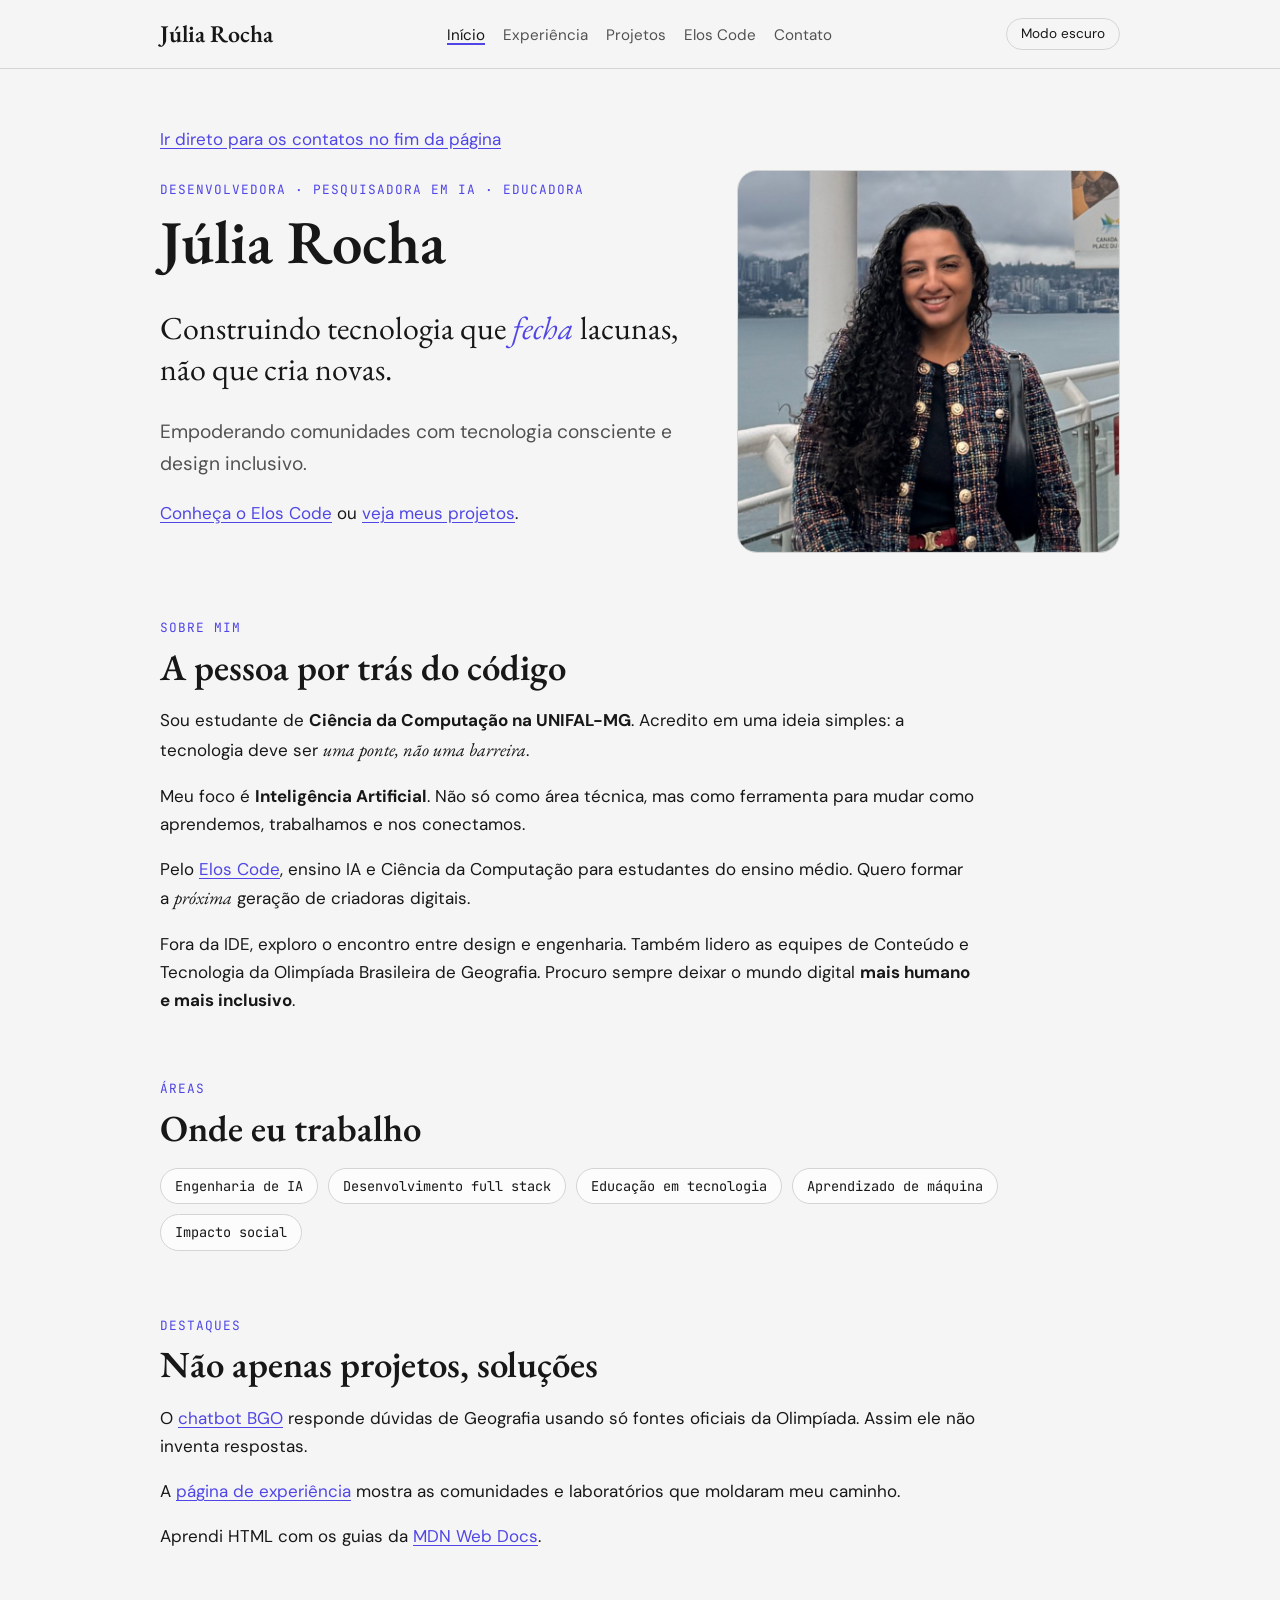
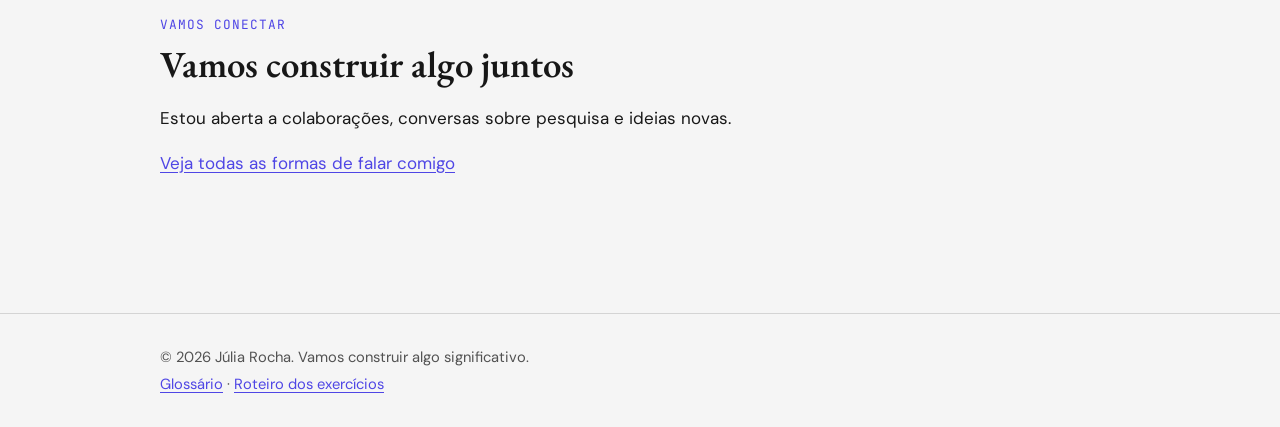
<file: index.html>
<!DOCTYPE html>
<html lang="pt-BR">
<head>
  <!-- Lista 1, Ex. 5: codificação de caracteres. UTF-8 mostra os acentos do português corretamente -->
  <meta charset="utf-8">
  <meta name="viewport" content="width=device-width, initial-scale=1">

  <title>Júlia Rocha | Desenvolvedora e pesquisadora em IA</title>

  <!-- Lista 1, Ex. 6: a descrição que buscadores como o Google podem mostrar nos resultados -->
  <meta name="description" content="Portfólio de Júlia Rocha, estudante de Ciência da Computação na UNIFAL-MG. Projetos em Inteligência Artificial, educação em tecnologia e o programa Elos Code.">
  <meta name="author" content="Júlia Rocha">

  <link rel="icon" href="imagens/favicon.svg" type="image/svg+xml">

  <!-- Fontes do Google Fonts -->
  <link rel="preconnect" href="https://fonts.googleapis.com">
  <link rel="preconnect" href="https://fonts.gstatic.com" crossorigin>
  <link rel="stylesheet" href="https://fonts.googleapis.com/css2?family=DM+Sans:wght@400;500;600;700&family=EB+Garamond:ital,wght@0,400;0,600;1,400&family=JetBrains+Mono:wght@400;500&display=swap">

  <!-- Lista 1, Ex. 7: aplicando CSS e JavaScript à página -->
  <link rel="stylesheet" href="css/estilo.css">
  <script src="js/script.js" defer></script>
</head>
<body>

  <header class="topo">
    <div class="container">
      <a class="marca" href="index.html">Júlia Rocha</a>

      <!-- Lista 2, Ex. 8: menu de navegação (lista de links repetida em todas as páginas) -->
      <nav class="menu" aria-label="Menu principal">
        <ul>
          <li><a href="index.html" aria-current="page">Início</a></li>
          <li><a href="experiencia.html">Experiência</a></li>
          <li><a href="projetos.html">Projetos</a></li>
          <li><a href="elos-code.html">Elos Code</a></li>
          <li><a href="contato.html">Contato</a></li>
        </ul>
      </nav>

      <button class="botao-tema" id="botao-tema" type="button">Modo escuro</button>
    </div>
  </header>

  <main class="container">

    <!-- Lista 2, Ex. 9 (Links 2): link para um trecho da mesma página usando id -->
    <p><a href="#contato-rapido">Ir direto para os contatos no fim da página</a></p>

    <!-- Lista 1, Ex. 3: documento com título h1, texto em destaque, link e imagem -->
    <section class="hero">
      <div>
        <p class="rotulo">Desenvolvedora · Pesquisadora em IA · Educadora</p>
        <h1>Júlia Rocha</h1>

        <!-- Lista 1, Ex. 1: primeiro elemento HTML. Um parágrafo com uma palavra em ênfase -->
        <p class="frase">Construindo tecnologia que <em>fecha</em> lacunas, não que cria novas.</p>

        <p class="subtitulo">Empoderando comunidades com tecnologia consciente e design inclusivo.</p>

        <!-- Lista 1, Ex. 2: atributos em um elemento (href e title) -->
        <p>
          <a href="elos-code.html" title="Programa de extensão da UNIFAL-MG que ensina IA para meninas de escolas públicas">Conheça o Elos Code</a>
          ou
          <a href="projetos.html" title="Estudos de caso: problema, abordagem e resultados">veja meus projetos</a>.
        </p>
      </div>

      <img src="imagens/perfil.jpeg" alt="Foto de Júlia Rocha sorrindo" width="800" height="800">
    </section>

    <!-- Lista 2, Ex. 1: dando estrutura ao conteúdo com h2 e parágrafos -->
    <section aria-labelledby="sobre">
      <p class="rotulo">Sobre mim</p>
      <h2 id="sobre">A pessoa por trás do código</h2>

      <div class="texto-longo">
        <!-- Lista 2, Ex. 5: "Let's be important". strong para importância, em para ênfase -->
        <p>
          Sou estudante de <strong>Ciência da Computação na UNIFAL-MG</strong>.
          Acredito em uma ideia simples: a tecnologia deve ser <em>uma ponte, não uma barreira</em>.
        </p>
        <p>
          Meu foco é <strong>Inteligência Artificial</strong>. Não só como área técnica, mas como ferramenta para mudar
          como aprendemos, trabalhamos e nos conectamos.
        </p>
        <p>
          Pelo <a href="elos-code.html">Elos Code</a>, ensino IA e Ciência da Computação para estudantes do ensino médio.
          Quero formar a <em>próxima</em> geração de criadoras digitais.
        </p>
        <p>
          Fora da IDE, exploro o encontro entre design e engenharia. Também lidero as equipes de Conteúdo e Tecnologia
          da Olimpíada Brasileira de Geografia. Procuro sempre deixar o mundo digital <strong>mais humano e mais inclusivo</strong>.
        </p>
      </div>
    </section>

    <!-- Lista 2, Ex. 2: lista não ordenada (a ordem dos itens não importa) -->
    <section aria-labelledby="areas">
      <p class="rotulo">Áreas</p>
      <h2 id="areas">Onde eu trabalho</h2>
      <ul class="etiquetas">
        <li>Engenharia de IA</li>
        <li>Desenvolvimento full stack</li>
        <li>Educação em tecnologia</li>
        <li>Aprendizado de máquina</li>
        <li>Impacto social</li>
      </ul>
    </section>

    <section aria-labelledby="destaques">
      <p class="rotulo">Destaques</p>
      <h2 id="destaques">Não apenas projetos, soluções</h2>
      <div class="texto-longo">
        <p>
          O <a href="projetos.html#bgo">chatbot BGO</a> responde dúvidas de Geografia usando só fontes oficiais da Olimpíada.
          Assim ele não inventa respostas.
        </p>
        <p>
          A <a href="experiencia.html">página de experiência</a> mostra as comunidades e laboratórios que moldaram meu caminho.
        </p>
        <!-- Lista 2, Ex. 7: meu próprio link de exemplo, para um site externo, com title -->
        <p>
          Aprendi HTML com os guias da
          <a href="https://developer.mozilla.org/pt-BR/docs/Learn" title="Guias gratuitos de desenvolvimento web da Mozilla">MDN Web Docs</a>.
        </p>
      </div>
    </section>

    <section id="contato-rapido" aria-labelledby="titulo-contato">
      <p class="rotulo">Vamos conectar</p>
      <h2 id="titulo-contato">Vamos construir algo juntos</h2>
      <p>Estou aberta a colaborações, conversas sobre pesquisa e ideias novas.</p>
      <p><a href="contato.html">Veja todas as formas de falar comigo</a></p>
    </section>

  </main>

  <footer class="rodape">
    <div class="container">
      <p>© <span id="ano">2026</span> Júlia Rocha. Vamos construir algo significativo.</p>
      <p>
        <a href="extras/glossario.html">Glossário</a> ·
        <a href="exercicios.html">Roteiro dos exercícios</a>
      </p>
    </div>
  </footer>

</body>
</html>
</file>
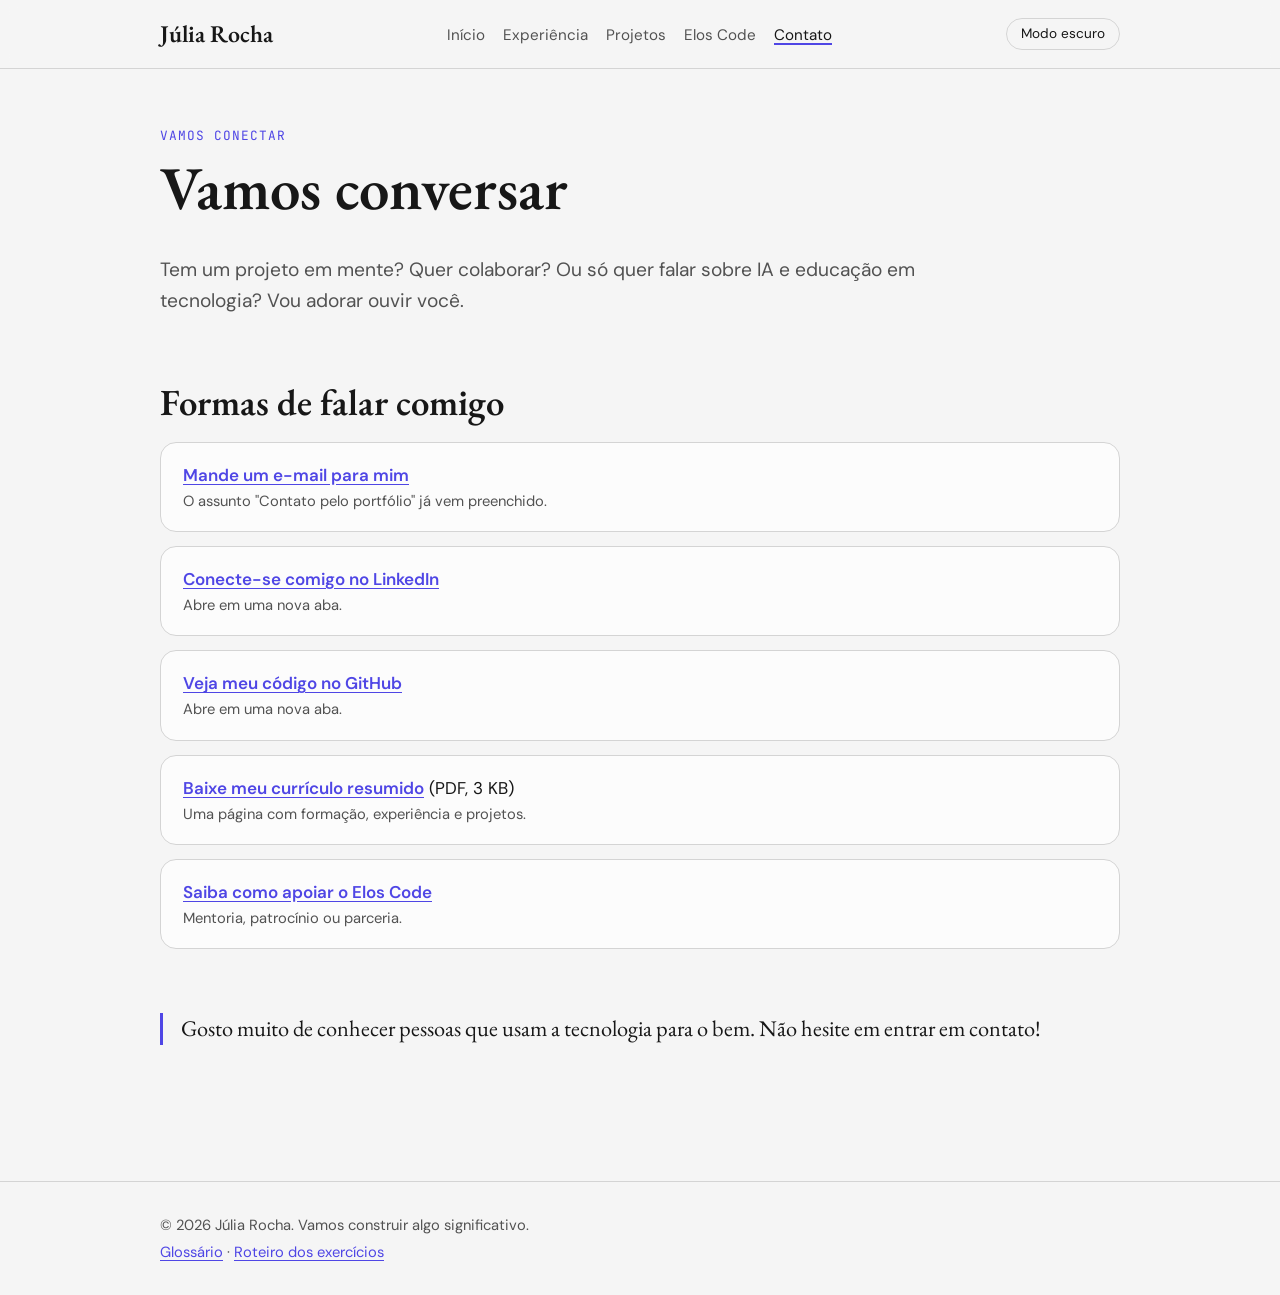
<file: contato.html>
<!DOCTYPE html>
<html lang="pt-BR">
<head>
  <meta charset="utf-8">
  <meta name="viewport" content="width=device-width, initial-scale=1">
  <title>Contato | Júlia Rocha</title>
  <meta name="description" content="Fale com Júlia Rocha sobre projetos, pesquisa em IA, educação em tecnologia ou parcerias com o Elos Code.">
  <meta name="author" content="Júlia Rocha">
  <link rel="icon" href="imagens/favicon.svg" type="image/svg+xml">
  <link rel="preconnect" href="https://fonts.googleapis.com">
  <link rel="preconnect" href="https://fonts.gstatic.com" crossorigin>
  <link rel="stylesheet" href="https://fonts.googleapis.com/css2?family=DM+Sans:wght@400;500;600;700&family=EB+Garamond:ital,wght@0,400;0,600;1,400&family=JetBrains+Mono:wght@400;500&display=swap">
  <link rel="stylesheet" href="css/estilo.css">
  <script src="js/script.js" defer></script>
</head>
<body>

  <header class="topo">
    <div class="container">
      <a class="marca" href="index.html">Júlia Rocha</a>
      <nav class="menu" aria-label="Menu principal">
        <ul>
          <li><a href="index.html">Início</a></li>
          <li><a href="experiencia.html">Experiência</a></li>
          <li><a href="projetos.html">Projetos</a></li>
          <li><a href="elos-code.html">Elos Code</a></li>
          <li><a href="contato.html" aria-current="page">Contato</a></li>
        </ul>
      </nav>
      <button class="botao-tema" id="botao-tema" type="button">Modo escuro</button>
    </div>
  </header>

  <main class="container">

    <section>
      <p class="rotulo">Vamos conectar</p>
      <h1>Vamos conversar</h1>
      <p class="subtitulo">
        Tem um projeto em mente? Quer colaborar? Ou só quer falar sobre IA e educação em tecnologia? Vou adorar ouvir você.
      </p>
    </section>

    <!--
      Lista 2, Ex. 9 (Links 1, 2 e 3):
      mailto com assunto, links absolutos com title,
      texto de link que descreve o destino e aviso de arquivo PDF
    -->
    <section aria-labelledby="formas">
      <h2 id="formas">Formas de falar comigo</h2>
      <ul class="contatos">
        <li>
          <a href="mailto:juliaalves.rocha@sou.unifal-mg.edu.br?subject=Contato%20pelo%20portf%C3%B3lio">Mande um e-mail para mim</a>
          <span>O assunto "Contato pelo portfólio" já vem preenchido.</span>
        </li>
        <li>
          <a href="https://www.linkedin.com/" title="Perfil profissional de Júlia Rocha no LinkedIn" target="_blank" rel="noopener">Conecte-se comigo no LinkedIn</a>
          <span>Abre em uma nova aba.</span>
        </li>
        <li>
          <a href="https://github.com/" title="Repositórios de código de Júlia Rocha no GitHub" target="_blank" rel="noopener">Veja meu código no GitHub</a>
          <span>Abre em uma nova aba.</span>
        </li>
        <li>
          <a href="arquivos/curriculo-julia-rocha.pdf">Baixe meu currículo resumido</a> (PDF, 3 KB)
          <span>Uma página com formação, experiência e projetos.</span>
        </li>
        <li>
          <a href="elos-code.html" title="Números, jornada de aprendizado e como participar">Saiba como apoiar o Elos Code</a>
          <span>Mentoria, patrocínio ou parceria.</span>
        </li>
      </ul>
    </section>

    <section>
      <blockquote>
        <p>Gosto muito de conhecer pessoas que usam a tecnologia para o bem. Não hesite em entrar em contato!</p>
      </blockquote>
    </section>

  </main>

  <footer class="rodape">
    <div class="container">
      <p>© <span id="ano">2026</span> Júlia Rocha. Vamos construir algo significativo.</p>
      <p>
        <a href="extras/glossario.html">Glossário</a> ·
        <a href="exercicios.html">Roteiro dos exercícios</a>
      </p>
    </div>
  </footer>

</body>
</html>
</file>
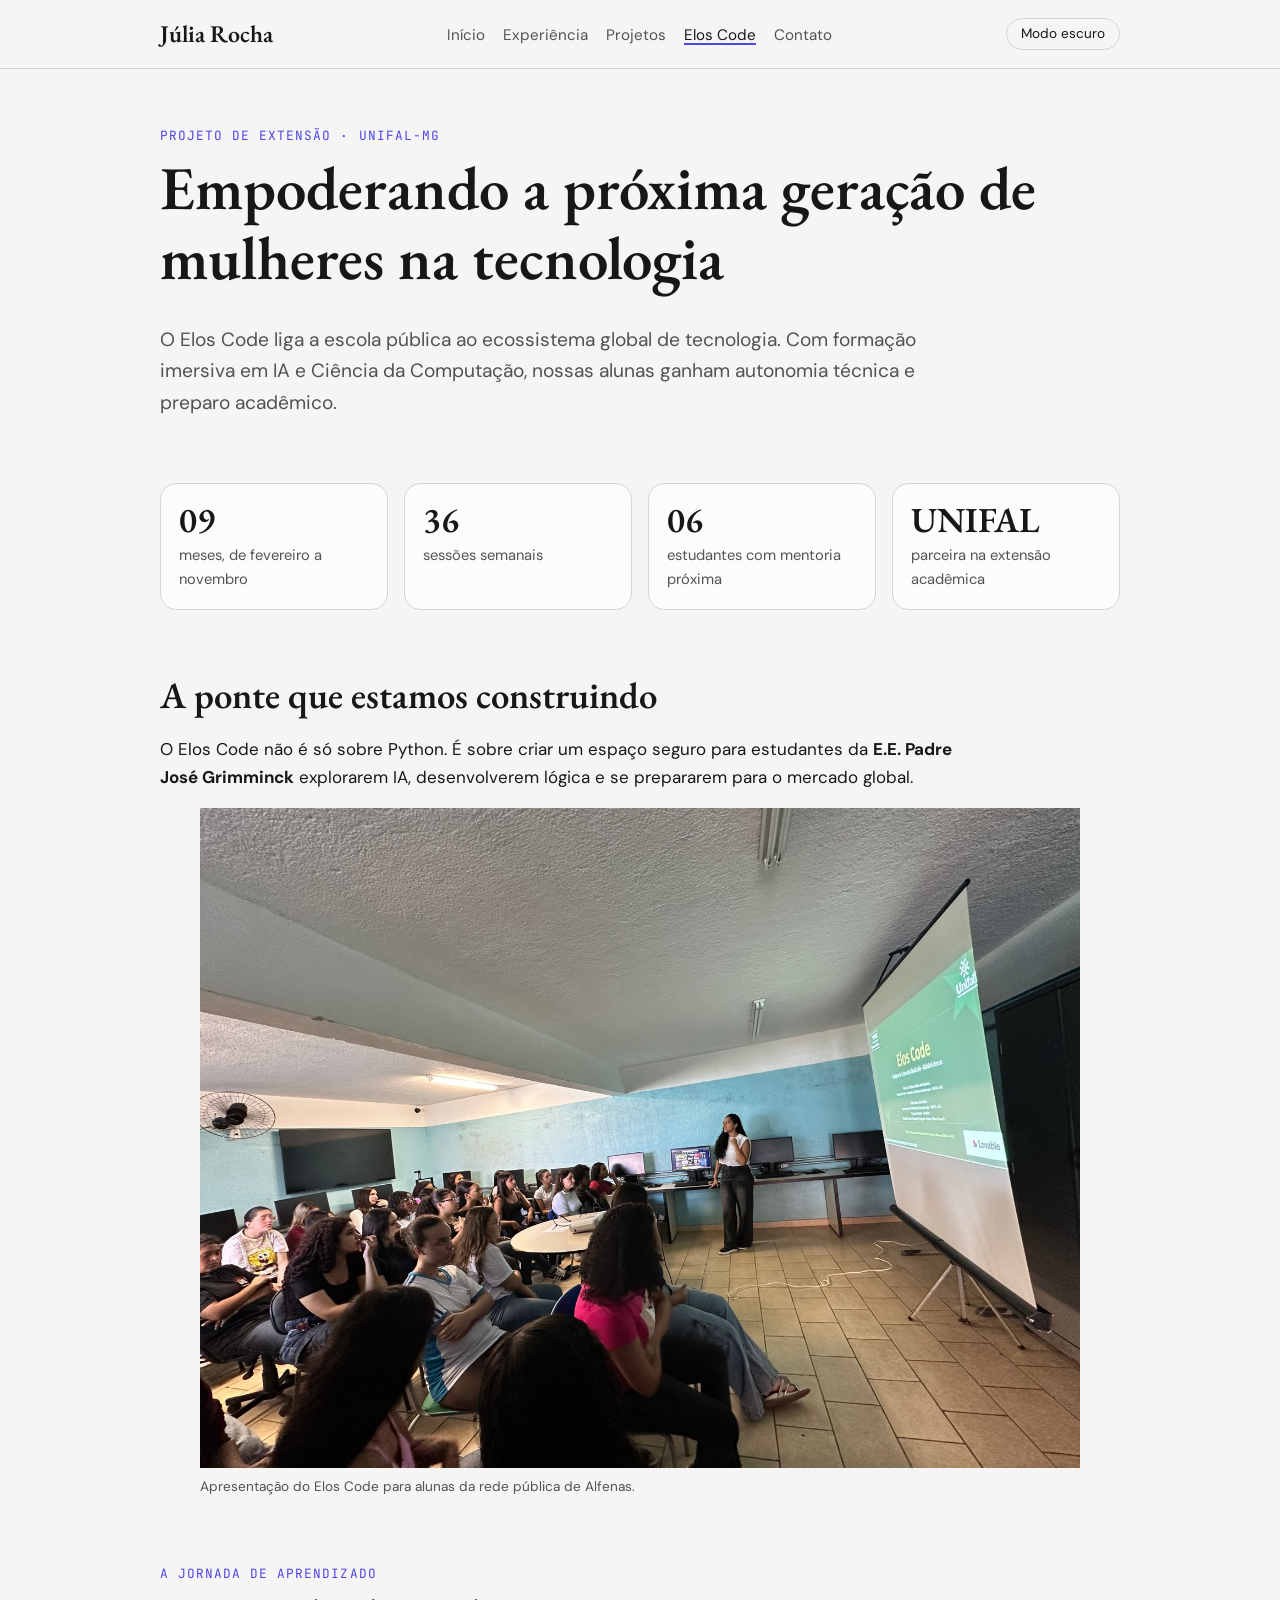
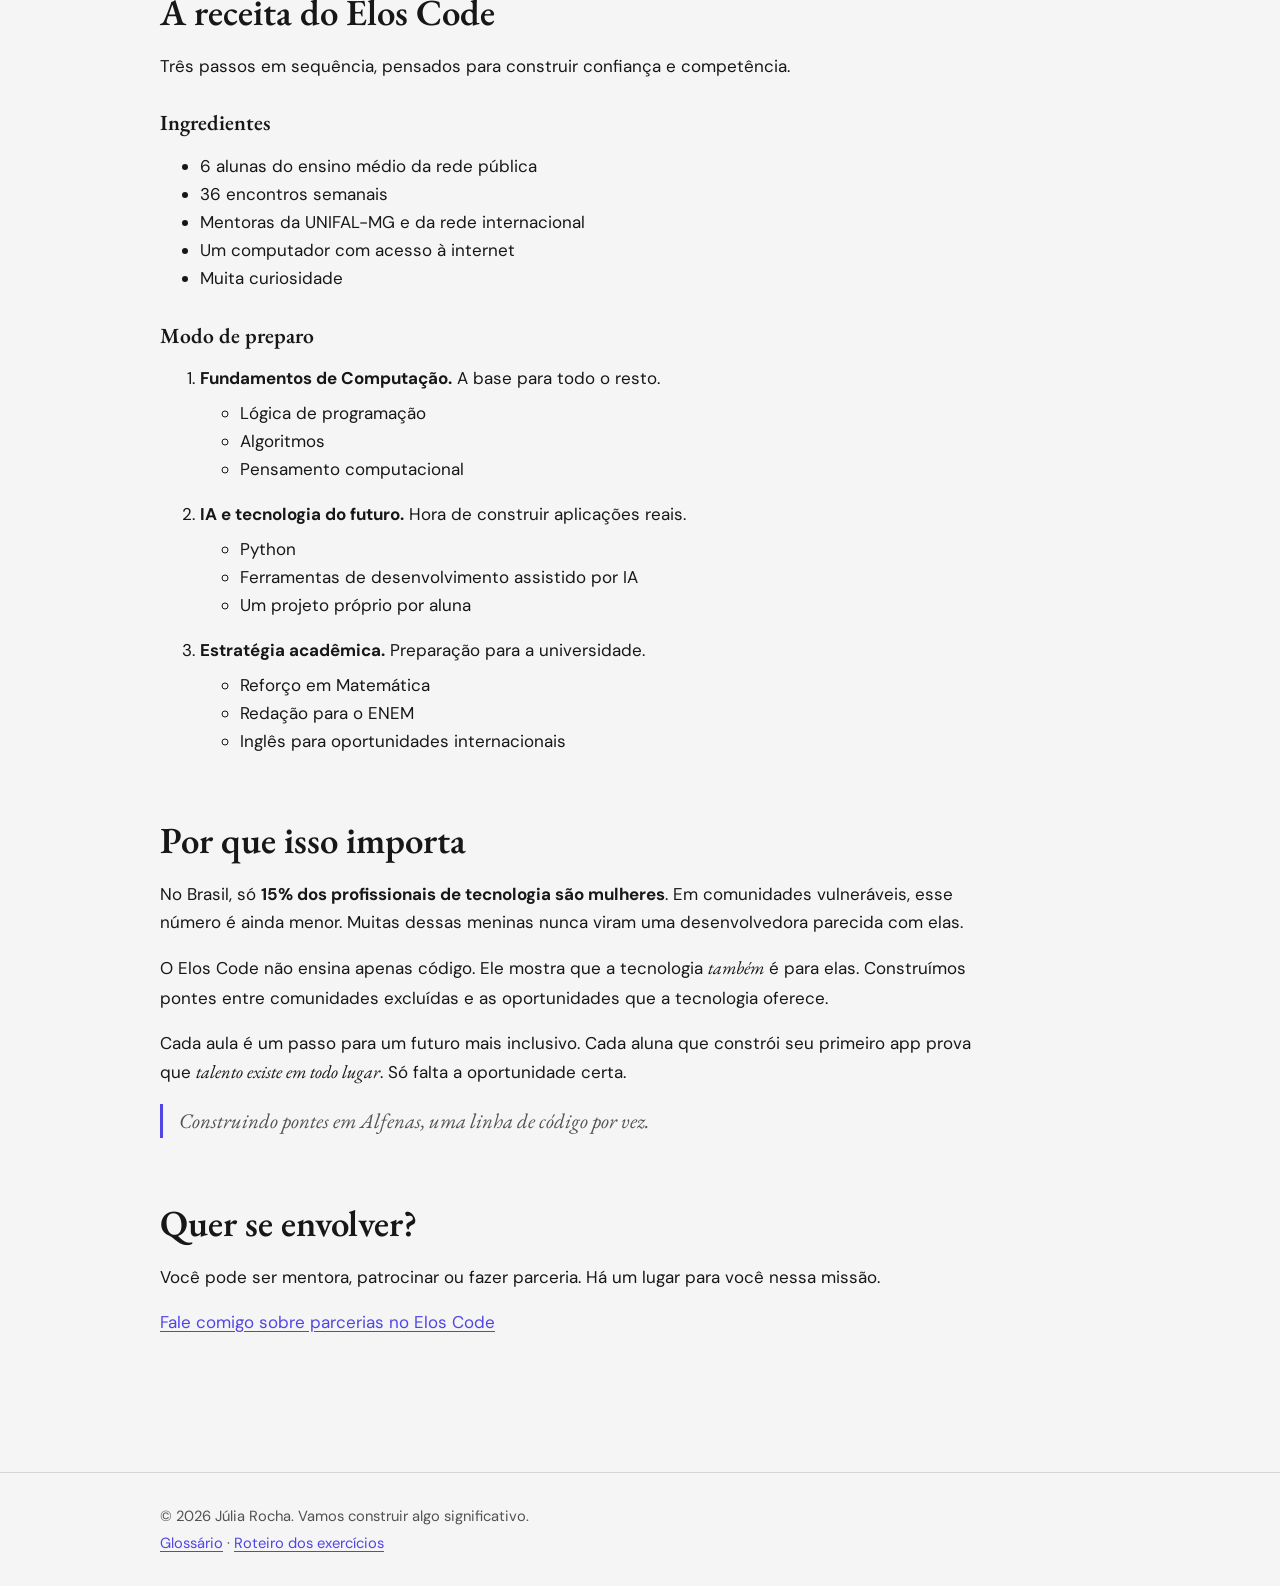
<file: elos-code.html>
<!DOCTYPE html>
<html lang="pt-BR">
<head>
  <meta charset="utf-8">
  <meta name="viewport" content="width=device-width, initial-scale=1">
  <title>Elos Code | Júlia Rocha</title>
  <meta name="description" content="Elos Code é um projeto de extensão da UNIFAL-MG que ensina Inteligência Artificial e Ciência da Computação para meninas de escolas públicas de Alfenas.">
  <meta name="author" content="Júlia Rocha">
  <link rel="icon" href="imagens/favicon.svg" type="image/svg+xml">
  <link rel="preconnect" href="https://fonts.googleapis.com">
  <link rel="preconnect" href="https://fonts.gstatic.com" crossorigin>
  <link rel="stylesheet" href="https://fonts.googleapis.com/css2?family=DM+Sans:wght@400;500;600;700&family=EB+Garamond:ital,wght@0,400;0,600;1,400&family=JetBrains+Mono:wght@400;500&display=swap">
  <link rel="stylesheet" href="css/estilo.css">
  <script src="js/script.js" defer></script>
</head>
<body>

  <header class="topo">
    <div class="container">
      <a class="marca" href="index.html">Júlia Rocha</a>
      <nav class="menu" aria-label="Menu principal">
        <ul>
          <li><a href="index.html">Início</a></li>
          <li><a href="experiencia.html">Experiência</a></li>
          <li><a href="projetos.html">Projetos</a></li>
          <li><a href="elos-code.html" aria-current="page">Elos Code</a></li>
          <li><a href="contato.html">Contato</a></li>
        </ul>
      </nav>
      <button class="botao-tema" id="botao-tema" type="button">Modo escuro</button>
    </div>
  </header>

  <main class="container">

    <section>
      <p class="rotulo">Projeto de extensão · UNIFAL-MG</p>
      <h1>Empoderando a próxima geração de mulheres na tecnologia</h1>
      <p class="subtitulo">
        O Elos Code liga a escola pública ao ecossistema global de tecnologia.
        Com formação imersiva em IA e Ciência da Computação, nossas alunas ganham autonomia técnica e preparo acadêmico.
      </p>
    </section>

    <!-- Lista 2, Ex. 10: lista de definições (dl) usada para os números do programa -->
    <section aria-label="O programa em números">
      <dl class="numeros">
        <div>
          <dt>09</dt>
          <dd>meses, de fevereiro a novembro</dd>
        </div>
        <div>
          <dt>36</dt>
          <dd>sessões semanais</dd>
        </div>
        <div>
          <dt>06</dt>
          <dd>estudantes com mentoria próxima</dd>
        </div>
        <div>
          <dt>UNIFAL</dt>
          <dd>parceira na extensão acadêmica</dd>
        </div>
      </dl>
    </section>

    <section aria-labelledby="ponte">
      <h2 id="ponte">A ponte que estamos construindo</h2>
      <div class="texto-longo">
        <p>
          O Elos Code não é só sobre Python. É sobre criar um espaço seguro para estudantes da
          <strong>E.E. Padre José Grimminck</strong> explorarem IA, desenvolverem lógica e se prepararem para o mercado global.
        </p>
      </div>
      <figure>
        <img src="imagens/elos-code-sala.jpg" alt="Júlia apresentando o Elos Code para uma sala cheia de alunas do ensino médio" width="1600" height="1200">
        <figcaption>Apresentação do Elos Code para alunas da rede pública de Alfenas.</figcaption>
      </figure>
    </section>

    <!--
      Lista 2, Ex. 4: página de receita.
      Ingredientes em lista não ordenada (Ex. 2), modo de preparo em lista ordenada (Ex. 3)
      e listas aninhadas dentro dos passos
    -->
    <section class="receita" aria-labelledby="receita">
      <p class="rotulo">A jornada de aprendizado</p>
      <h2 id="receita">A receita do Elos Code</h2>
      <p>Três passos em sequência, pensados para construir confiança e competência.</p>

      <h3>Ingredientes</h3>
      <ul>
        <li>6 alunas do ensino médio da rede pública</li>
        <li>36 encontros semanais</li>
        <li>Mentoras da UNIFAL-MG e da rede internacional</li>
        <li>Um computador com acesso à internet</li>
        <li>Muita curiosidade</li>
      </ul>

      <h3>Modo de preparo</h3>
      <ol>
        <li>
          <strong>Fundamentos de Computação.</strong> A base para todo o resto.
          <ul>
            <li>Lógica de programação</li>
            <li>Algoritmos</li>
            <li>Pensamento computacional</li>
          </ul>
        </li>
        <li>
          <strong>IA e tecnologia do futuro.</strong> Hora de construir aplicações reais.
          <ul>
            <li>Python</li>
            <li>Ferramentas de desenvolvimento assistido por IA</li>
            <li>Um projeto próprio por aluna</li>
          </ul>
        </li>
        <li>
          <strong>Estratégia acadêmica.</strong> Preparação para a universidade.
          <ul>
            <li>Reforço em Matemática</li>
            <li>Redação para o ENEM</li>
            <li>Inglês para oportunidades internacionais</li>
          </ul>
        </li>
      </ol>
    </section>

    <!-- Lista 2, Ex. 5: strong e em para marcar importância e ênfase -->
    <section aria-labelledby="importa">
      <h2 id="importa">Por que isso importa</h2>
      <div class="texto-longo">
        <p>
          No Brasil, só <strong>15% dos profissionais de tecnologia são mulheres</strong>.
          Em comunidades vulneráveis, esse número é ainda menor. Muitas dessas meninas nunca viram uma desenvolvedora parecida com elas.
        </p>
        <p>
          O Elos Code não ensina apenas código. Ele mostra que a tecnologia <em>também</em> é para elas.
          Construímos pontes entre comunidades excluídas e as oportunidades que a tecnologia oferece.
        </p>
        <p>
          Cada aula é um passo para um futuro mais inclusivo. Cada aluna que constrói seu primeiro app prova que
          <em>talento existe em todo lugar</em>. Só falta a oportunidade certa.
        </p>
        <p class="nota-manuscrita">Construindo pontes em Alfenas, uma linha de código por vez.</p>
      </div>
    </section>

    <section aria-labelledby="envolver">
      <h2 id="envolver">Quer se envolver?</h2>
      <p>Você pode ser mentora, patrocinar ou fazer parceria. Há um lugar para você nessa missão.</p>
      <p><a href="contato.html">Fale comigo sobre parcerias no Elos Code</a></p>
    </section>

  </main>

  <footer class="rodape">
    <div class="container">
      <p>© <span id="ano">2026</span> Júlia Rocha. Vamos construir algo significativo.</p>
      <p>
        <a href="extras/glossario.html">Glossário</a> ·
        <a href="exercicios.html">Roteiro dos exercícios</a>
      </p>
    </div>
  </footer>

</body>
</html>
</file>
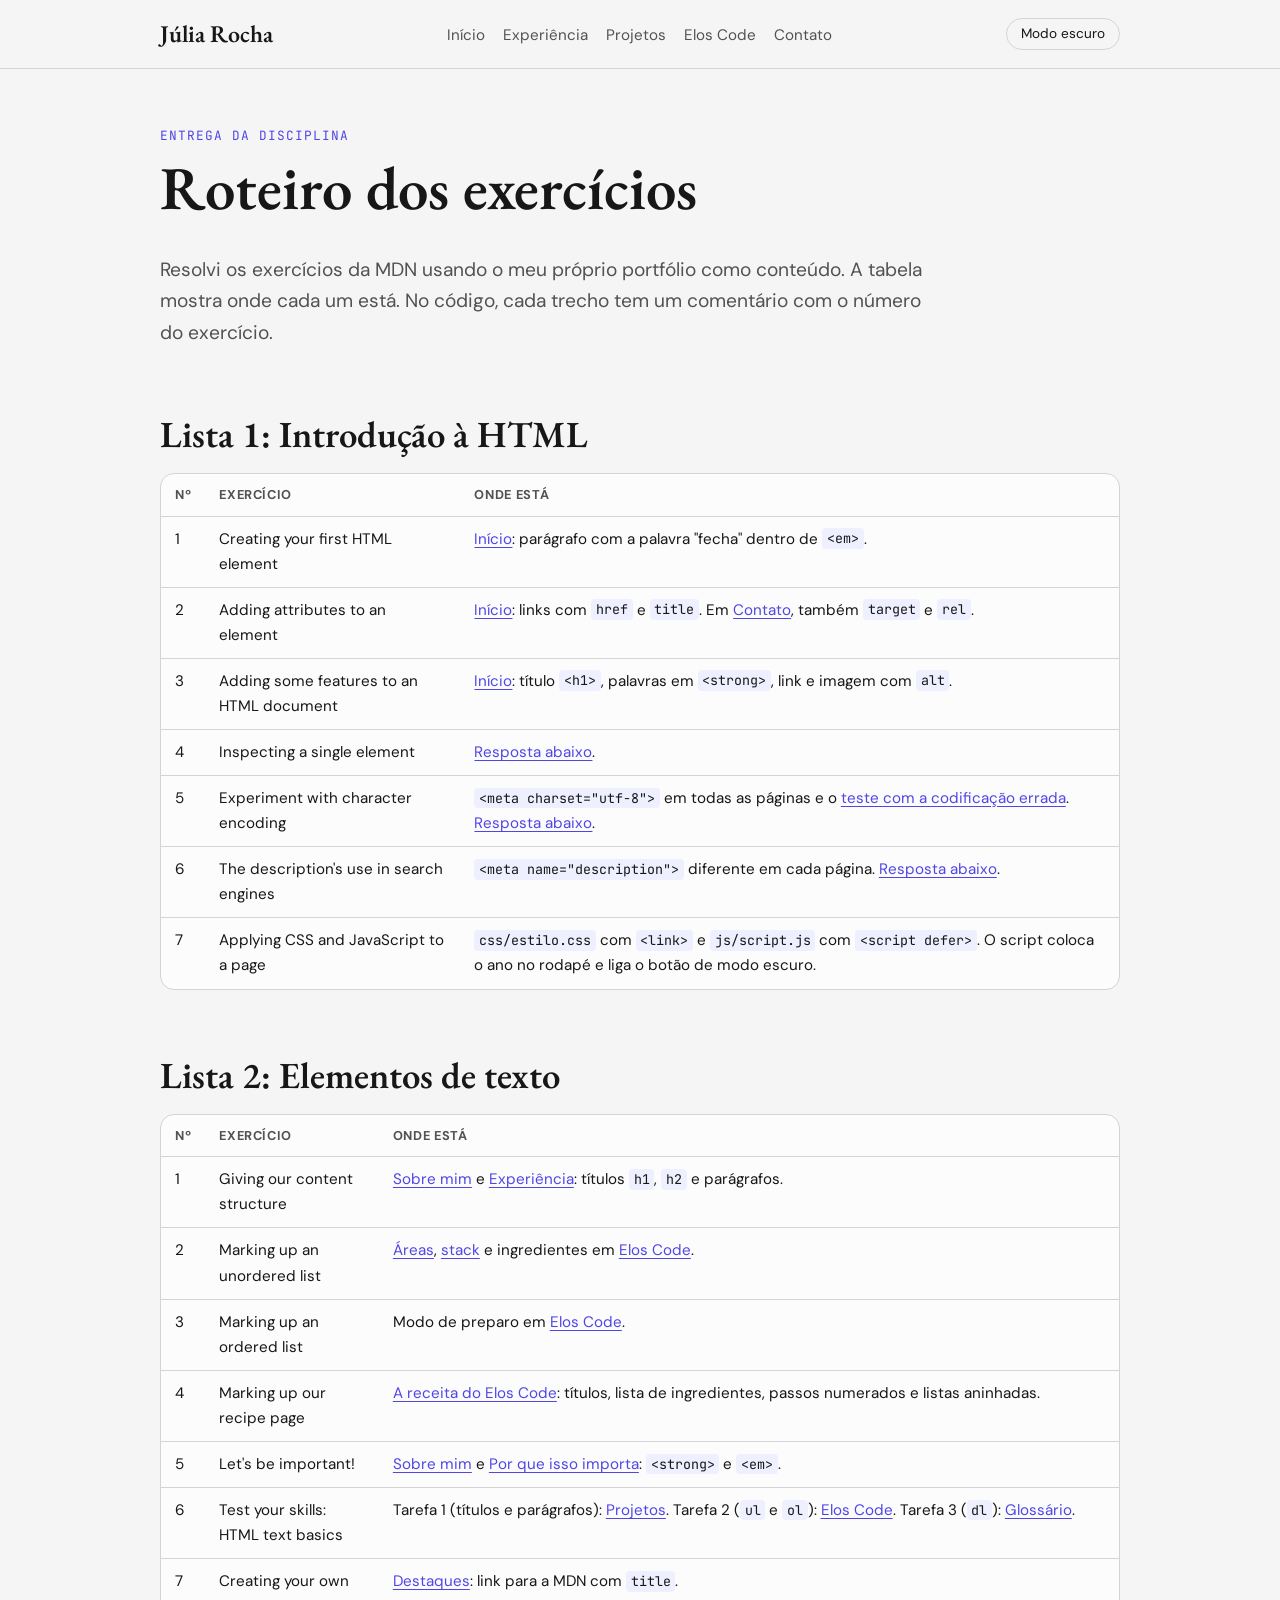
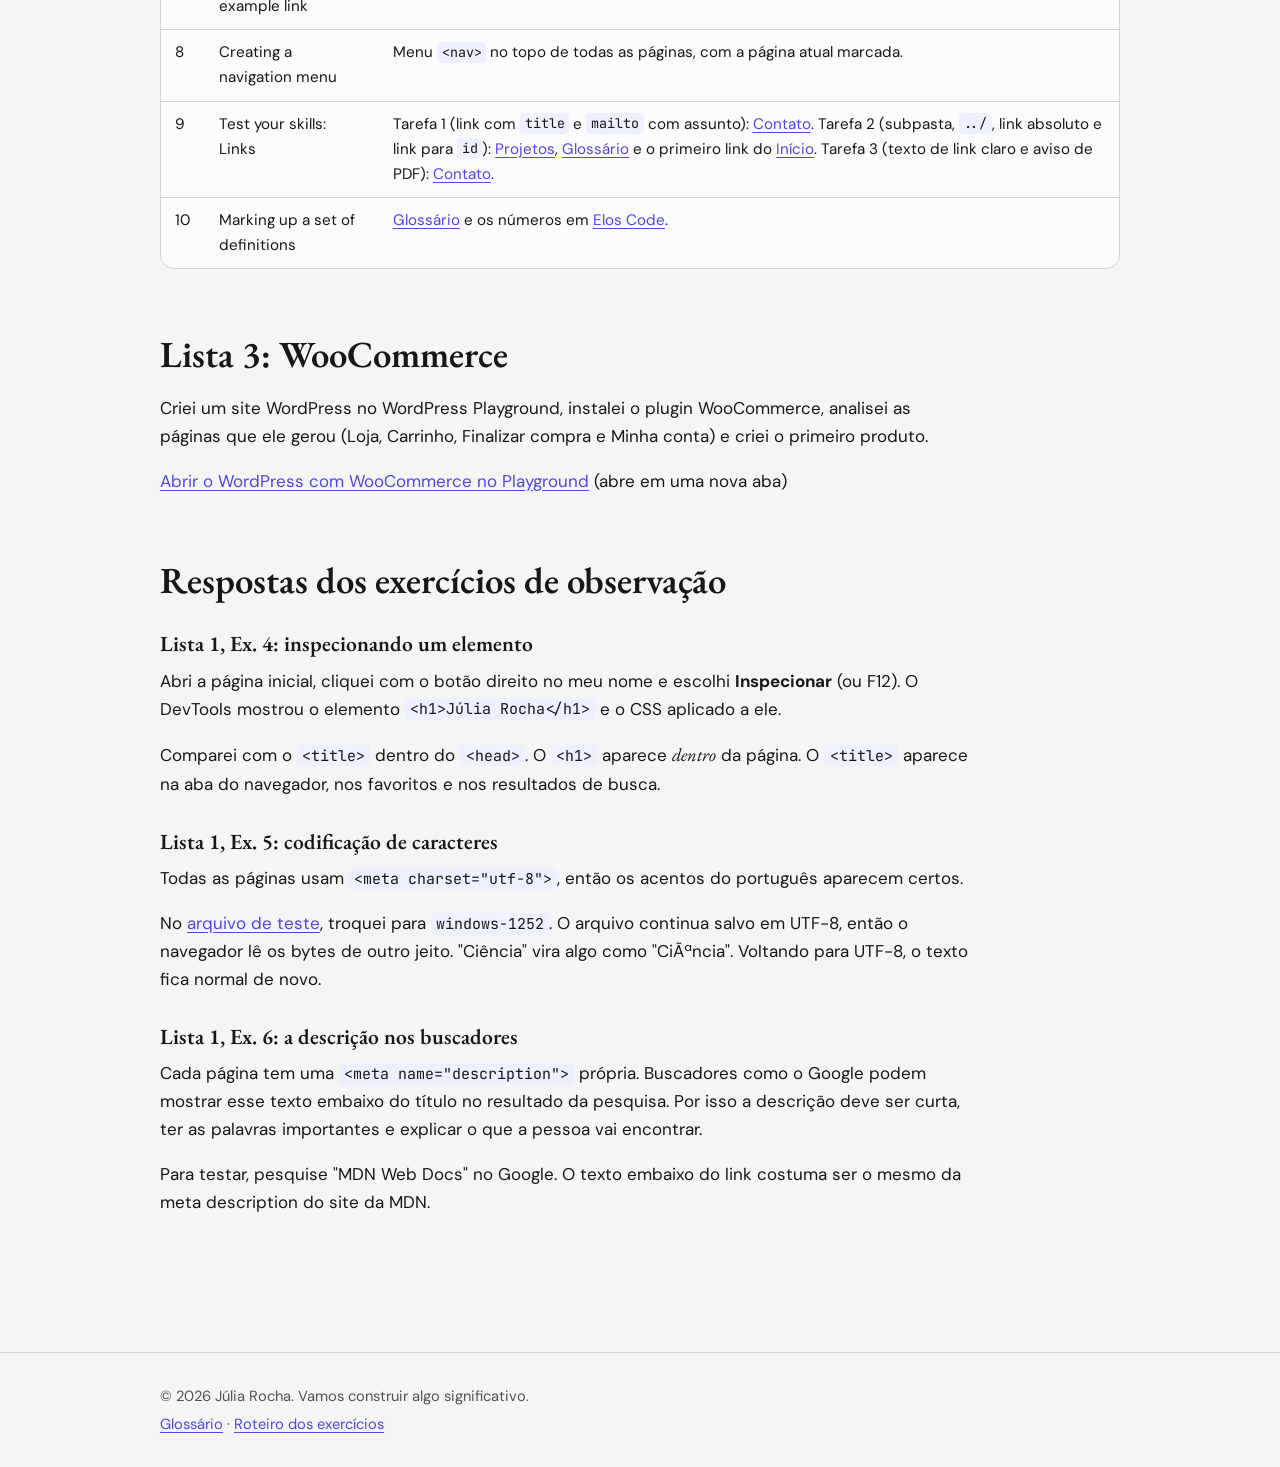
<file: exercicios.html>
<!DOCTYPE html>
<html lang="pt-BR">
<head>
  <meta charset="utf-8">
  <meta name="viewport" content="width=device-width, initial-scale=1">
  <title>Roteiro dos exercícios | Júlia Rocha</title>
  <meta name="description" content="Mapa dos exercícios de HTML da MDN resolvidos no portfólio de Júlia Rocha, com o local de cada um e as respostas dos exercícios de observação.">
  <meta name="author" content="Júlia Rocha">
  <link rel="icon" href="imagens/favicon.svg" type="image/svg+xml">
  <link rel="preconnect" href="https://fonts.googleapis.com">
  <link rel="preconnect" href="https://fonts.gstatic.com" crossorigin>
  <link rel="stylesheet" href="https://fonts.googleapis.com/css2?family=DM+Sans:wght@400;500;600;700&family=EB+Garamond:ital,wght@0,400;0,600;1,400&family=JetBrains+Mono:wght@400;500&display=swap">
  <link rel="stylesheet" href="css/estilo.css">
  <script src="js/script.js" defer></script>
</head>
<body>

  <header class="topo">
    <div class="container">
      <a class="marca" href="index.html">Júlia Rocha</a>
      <nav class="menu" aria-label="Menu principal">
        <ul>
          <li><a href="index.html">Início</a></li>
          <li><a href="experiencia.html">Experiência</a></li>
          <li><a href="projetos.html">Projetos</a></li>
          <li><a href="elos-code.html">Elos Code</a></li>
          <li><a href="contato.html">Contato</a></li>
        </ul>
      </nav>
      <button class="botao-tema" id="botao-tema" type="button">Modo escuro</button>
    </div>
  </header>

  <main class="container">

    <section>
      <p class="rotulo">Entrega da disciplina</p>
      <h1>Roteiro dos exercícios</h1>
      <p class="subtitulo">
        Resolvi os exercícios da MDN usando o meu próprio portfólio como conteúdo.
        A tabela mostra onde cada um está. No código, cada trecho tem um comentário com o número do exercício.
      </p>
    </section>

    <section aria-labelledby="lista1">
      <h2 id="lista1">Lista 1: Introdução à HTML</h2>
      <div class="tabela-rolagem">
        <table>
          <thead>
            <tr>
              <th scope="col">Nº</th>
              <th scope="col">Exercício</th>
              <th scope="col">Onde está</th>
            </tr>
          </thead>
          <tbody>
            <tr>
              <td>1</td>
              <td>Creating your first HTML element</td>
              <td><a href="index.html">Início</a>: parágrafo com a palavra "fecha" dentro de <code>&lt;em&gt;</code>.</td>
            </tr>
            <tr>
              <td>2</td>
              <td>Adding attributes to an element</td>
              <td><a href="index.html">Início</a>: links com <code>href</code> e <code>title</code>. Em <a href="contato.html">Contato</a>, também <code>target</code> e <code>rel</code>.</td>
            </tr>
            <tr>
              <td>3</td>
              <td>Adding some features to an HTML document</td>
              <td><a href="index.html">Início</a>: título <code>&lt;h1&gt;</code>, palavras em <code>&lt;strong&gt;</code>, link e imagem com <code>alt</code>.</td>
            </tr>
            <tr>
              <td>4</td>
              <td>Inspecting a single element</td>
              <td><a href="#inspecionar">Resposta abaixo</a>.</td>
            </tr>
            <tr>
              <td>5</td>
              <td>Experiment with character encoding</td>
              <td><code>&lt;meta charset="utf-8"&gt;</code> em todas as páginas e o <a href="extras/teste-encoding.html">teste com a codificação errada</a>. <a href="#encoding">Resposta abaixo</a>.</td>
            </tr>
            <tr>
              <td>6</td>
              <td>The description's use in search engines</td>
              <td><code>&lt;meta name="description"&gt;</code> diferente em cada página. <a href="#descricao">Resposta abaixo</a>.</td>
            </tr>
            <tr>
              <td>7</td>
              <td>Applying CSS and JavaScript to a page</td>
              <td><code>css/estilo.css</code> com <code>&lt;link&gt;</code> e <code>js/script.js</code> com <code>&lt;script defer&gt;</code>. O script coloca o ano no rodapé e liga o botão de modo escuro.</td>
            </tr>
          </tbody>
        </table>
      </div>
    </section>

    <section aria-labelledby="lista2">
      <h2 id="lista2">Lista 2: Elementos de texto</h2>
      <div class="tabela-rolagem">
        <table>
          <thead>
            <tr>
              <th scope="col">Nº</th>
              <th scope="col">Exercício</th>
              <th scope="col">Onde está</th>
            </tr>
          </thead>
          <tbody>
            <tr>
              <td>1</td>
              <td>Giving our content structure</td>
              <td><a href="index.html#sobre">Sobre mim</a> e <a href="experiencia.html">Experiência</a>: títulos <code>h1</code>, <code>h2</code> e parágrafos.</td>
            </tr>
            <tr>
              <td>2</td>
              <td>Marking up an unordered list</td>
              <td><a href="index.html#areas">Áreas</a>, <a href="experiencia.html#stack">stack</a> e ingredientes em <a href="elos-code.html#receita">Elos Code</a>.</td>
            </tr>
            <tr>
              <td>3</td>
              <td>Marking up an ordered list</td>
              <td>Modo de preparo em <a href="elos-code.html#receita">Elos Code</a>.</td>
            </tr>
            <tr>
              <td>4</td>
              <td>Marking up our recipe page</td>
              <td><a href="elos-code.html#receita">A receita do Elos Code</a>: títulos, lista de ingredientes, passos numerados e listas aninhadas.</td>
            </tr>
            <tr>
              <td>5</td>
              <td>Let's be important!</td>
              <td><a href="index.html#sobre">Sobre mim</a> e <a href="elos-code.html#importa">Por que isso importa</a>: <code>&lt;strong&gt;</code> e <code>&lt;em&gt;</code>.</td>
            </tr>
            <tr>
              <td>6</td>
              <td>Test your skills: HTML text basics</td>
              <td>
                Tarefa 1 (títulos e parágrafos): <a href="projetos.html">Projetos</a>.
                Tarefa 2 (<code>ul</code> e <code>ol</code>): <a href="elos-code.html#receita">Elos Code</a>.
                Tarefa 3 (<code>dl</code>): <a href="extras/glossario.html">Glossário</a>.
              </td>
            </tr>
            <tr>
              <td>7</td>
              <td>Creating your own example link</td>
              <td><a href="index.html#destaques">Destaques</a>: link para a MDN com <code>title</code>.</td>
            </tr>
            <tr>
              <td>8</td>
              <td>Creating a navigation menu</td>
              <td>Menu <code>&lt;nav&gt;</code> no topo de todas as páginas, com a página atual marcada.</td>
            </tr>
            <tr>
              <td>9</td>
              <td>Test your skills: Links</td>
              <td>
                Tarefa 1 (link com <code>title</code> e <code>mailto</code> com assunto): <a href="contato.html">Contato</a>.
                Tarefa 2 (subpasta, <code>../</code>, link absoluto e link para <code>id</code>):
                <a href="projetos.html#bgo">Projetos</a>, <a href="extras/glossario.html">Glossário</a> e o primeiro link do <a href="index.html">Início</a>.
                Tarefa 3 (texto de link claro e aviso de PDF): <a href="contato.html">Contato</a>.
              </td>
            </tr>
            <tr>
              <td>10</td>
              <td>Marking up a set of definitions</td>
              <td><a href="extras/glossario.html">Glossário</a> e os números em <a href="elos-code.html">Elos Code</a>.</td>
            </tr>
          </tbody>
        </table>
      </div>
    </section>

    <section aria-labelledby="lista3">
      <h2 id="lista3">Lista 3: WooCommerce</h2>
      <div class="texto-longo">
        <p>
          Criei um site WordPress no WordPress Playground, instalei o plugin WooCommerce, analisei as páginas que ele gerou
          (Loja, Carrinho, Finalizar compra e Minha conta) e criei o primeiro produto.
        </p>
        <p>
          <a href="https://playground.wordpress.net/?mode=seamless#{%22landingPage%22:%22/wp-admin/%22,%22login%22:true,%22plugins%22:[%22woocommerce%22]}" target="_blank" rel="noopener" title="Abre o WordPress com o WooCommerce instalado no WordPress Playground">Abrir o WordPress com WooCommerce no Playground</a>
          (abre em uma nova aba)
        </p>
      </div>
    </section>

    <section aria-labelledby="respostas">
      <h2 id="respostas">Respostas dos exercícios de observação</h2>

      <div class="texto-longo">
        <h3 id="inspecionar">Lista 1, Ex. 4: inspecionando um elemento</h3>
        <p>
          Abri a página inicial, cliquei com o botão direito no meu nome e escolhi <strong>Inspecionar</strong> (ou F12).
          O DevTools mostrou o elemento <code>&lt;h1&gt;Júlia Rocha&lt;/h1&gt;</code> e o CSS aplicado a ele.
        </p>
        <p>
          Comparei com o <code>&lt;title&gt;</code> dentro do <code>&lt;head&gt;</code>. O <code>&lt;h1&gt;</code> aparece
          <em>dentro</em> da página. O <code>&lt;title&gt;</code> aparece na aba do navegador, nos favoritos e nos resultados de busca.
        </p>

        <h3 id="encoding">Lista 1, Ex. 5: codificação de caracteres</h3>
        <p>
          Todas as páginas usam <code>&lt;meta charset="utf-8"&gt;</code>, então os acentos do português aparecem certos.
        </p>
        <p>
          No <a href="extras/teste-encoding.html">arquivo de teste</a>, troquei para <code>windows-1252</code>.
          O arquivo continua salvo em UTF-8, então o navegador lê os bytes de outro jeito.
          "Ciência" vira algo como "CiÃªncia". Voltando para UTF-8, o texto fica normal de novo.
        </p>

        <h3 id="descricao">Lista 1, Ex. 6: a descrição nos buscadores</h3>
        <p>
          Cada página tem uma <code>&lt;meta name="description"&gt;</code> própria.
          Buscadores como o Google podem mostrar esse texto embaixo do título no resultado da pesquisa.
          Por isso a descrição deve ser curta, ter as palavras importantes e explicar o que a pessoa vai encontrar.
        </p>
        <p>
          Para testar, pesquise "MDN Web Docs" no Google. O texto embaixo do link costuma ser o mesmo da meta description do site da MDN.
        </p>
      </div>
    </section>

  </main>

  <footer class="rodape">
    <div class="container">
      <p>© <span id="ano">2026</span> Júlia Rocha. Vamos construir algo significativo.</p>
      <p>
        <a href="extras/glossario.html">Glossário</a> ·
        <a href="exercicios.html">Roteiro dos exercícios</a>
      </p>
    </div>
  </footer>

</body>
</html>
</file>
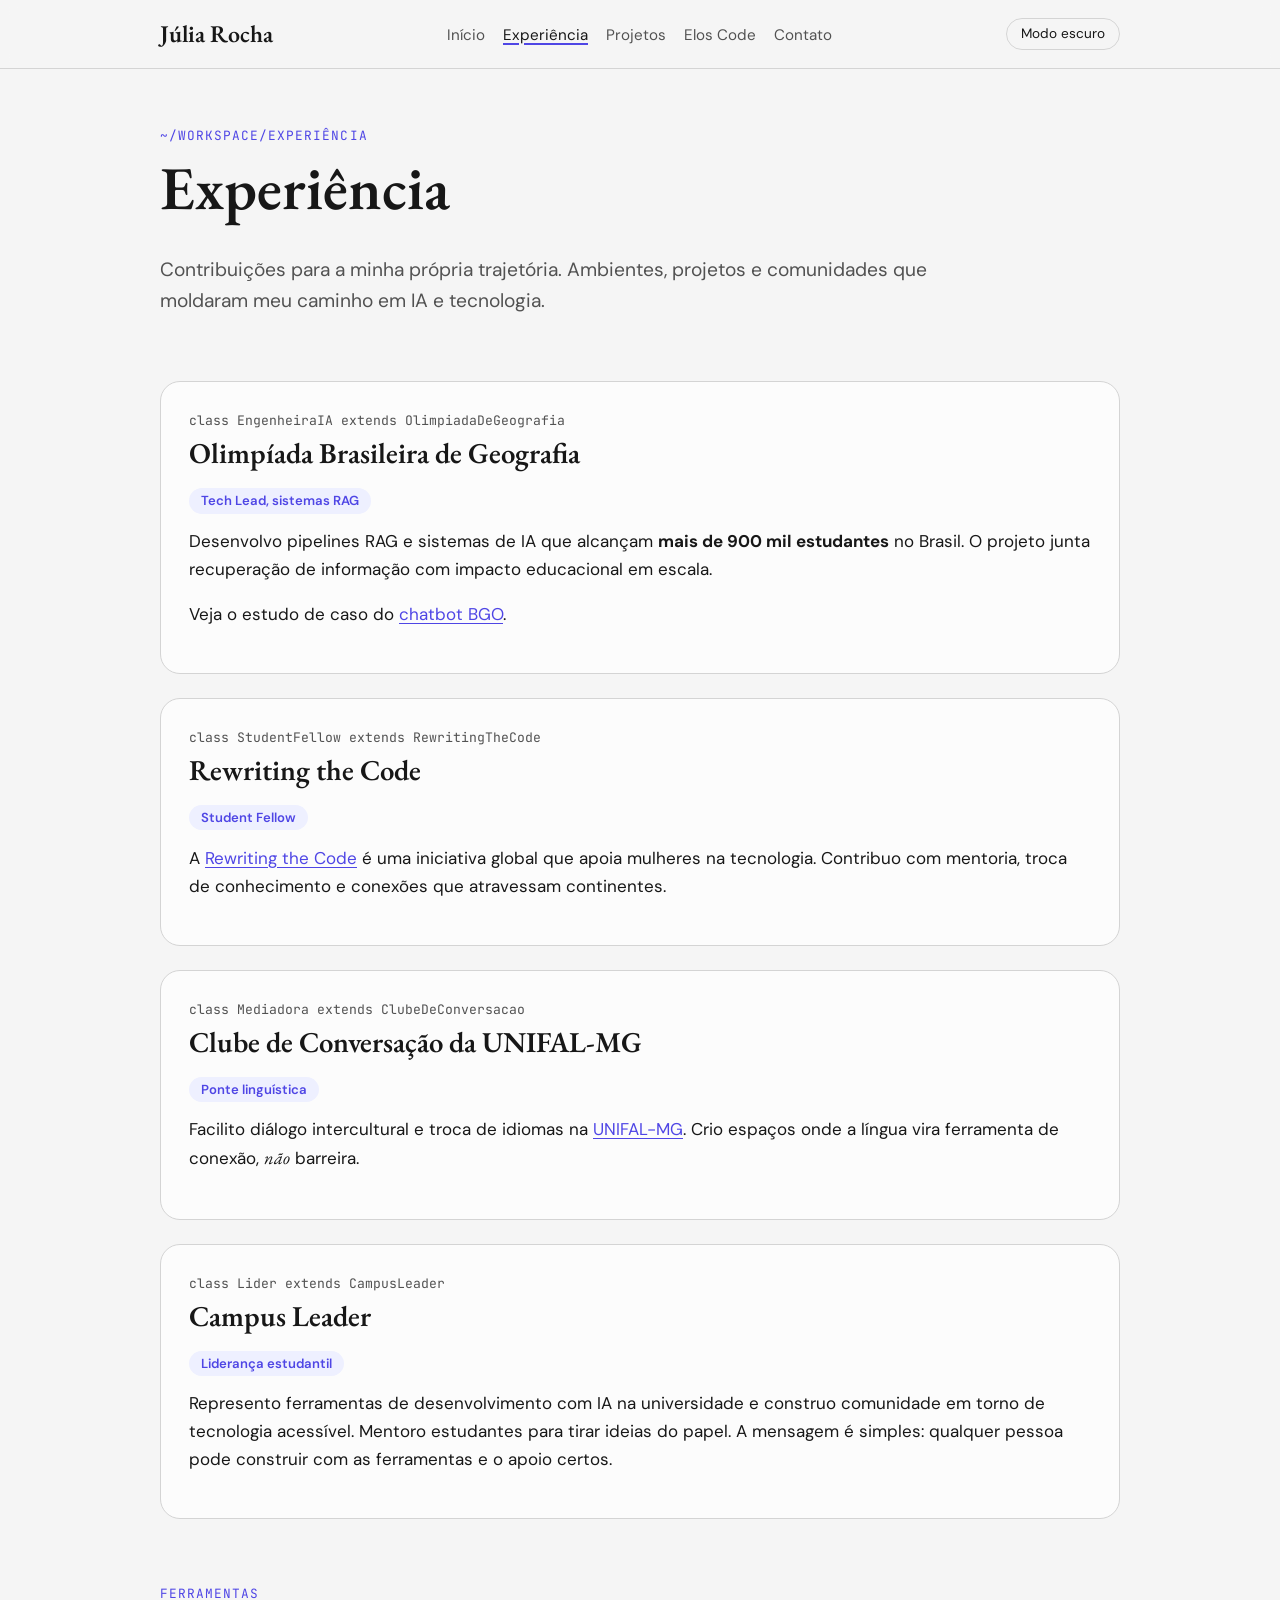
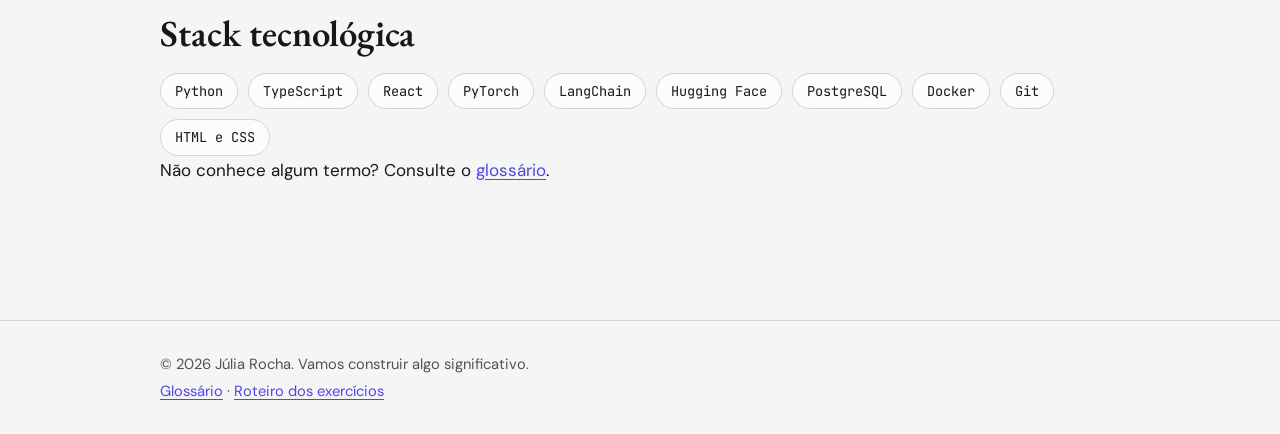
<file: experiencia.html>
<!DOCTYPE html>
<html lang="pt-BR">
<head>
  <meta charset="utf-8">
  <meta name="viewport" content="width=device-width, initial-scale=1">
  <title>Experiência | Júlia Rocha</title>
  <meta name="description" content="Experiência de Júlia Rocha: sistemas RAG para a Olimpíada Brasileira de Geografia, Rewriting the Code, Clube de Conversação da UNIFAL e liderança estudantil em tecnologia.">
  <meta name="author" content="Júlia Rocha">
  <link rel="icon" href="imagens/favicon.svg" type="image/svg+xml">
  <link rel="preconnect" href="https://fonts.googleapis.com">
  <link rel="preconnect" href="https://fonts.gstatic.com" crossorigin>
  <link rel="stylesheet" href="https://fonts.googleapis.com/css2?family=DM+Sans:wght@400;500;600;700&family=EB+Garamond:ital,wght@0,400;0,600;1,400&family=JetBrains+Mono:wght@400;500&display=swap">
  <link rel="stylesheet" href="css/estilo.css">
  <script src="js/script.js" defer></script>
</head>
<body>

  <header class="topo">
    <div class="container">
      <a class="marca" href="index.html">Júlia Rocha</a>
      <nav class="menu" aria-label="Menu principal">
        <ul>
          <li><a href="index.html">Início</a></li>
          <li><a href="experiencia.html" aria-current="page">Experiência</a></li>
          <li><a href="projetos.html">Projetos</a></li>
          <li><a href="elos-code.html">Elos Code</a></li>
          <li><a href="contato.html">Contato</a></li>
        </ul>
      </nav>
      <button class="botao-tema" id="botao-tema" type="button">Modo escuro</button>
    </div>
  </header>

  <main class="container">

    <section>
      <p class="rotulo">~/workspace/experiência</p>
      <h1>Experiência</h1>
      <p class="subtitulo">
        Contribuições para a minha própria trajetória. Ambientes, projetos e comunidades que moldaram meu caminho em IA e tecnologia.
      </p>
    </section>

    <!-- Lista 2, Ex. 1: cada experiência tem um título h2 e parágrafos -->
    <section aria-label="Lista de experiências">

      <article class="cartao">
        <p class="arquivo">class EngenheiraIA extends OlimpiadaDeGeografia</p>
        <h2>Olimpíada Brasileira de Geografia</h2>
        <p class="status">Tech Lead, sistemas RAG</p>
        <p>
          Desenvolvo pipelines RAG e sistemas de IA que alcançam <strong>mais de 900 mil estudantes</strong> no Brasil.
          O projeto junta recuperação de informação com impacto educacional em escala.
        </p>
        <p>Veja o estudo de caso do <a href="projetos.html#bgo">chatbot BGO</a>.</p>
      </article>

      <article class="cartao">
        <p class="arquivo">class StudentFellow extends RewritingTheCode</p>
        <h2>Rewriting the Code</h2>
        <p class="status">Student Fellow</p>
        <p>
          A <a href="https://rewritingthecode.org" title="Site oficial da Rewriting the Code">Rewriting the Code</a>
          é uma iniciativa global que apoia mulheres na tecnologia. Contribuo com mentoria, troca de conhecimento e
          conexões que atravessam continentes.
        </p>
      </article>

      <article class="cartao">
        <p class="arquivo">class Mediadora extends ClubeDeConversacao</p>
        <h2>Clube de Conversação da UNIFAL-MG</h2>
        <p class="status">Ponte linguística</p>
        <p>
          Facilito diálogo intercultural e troca de idiomas na
          <a href="https://www.unifal-mg.edu.br" title="Universidade Federal de Alfenas">UNIFAL-MG</a>.
          Crio espaços onde a língua vira ferramenta de conexão, <em>não</em> barreira.
        </p>
      </article>

      <article class="cartao">
        <p class="arquivo">class Lider extends CampusLeader</p>
        <h2>Campus Leader</h2>
        <p class="status">Liderança estudantil</p>
        <p>
          Represento ferramentas de desenvolvimento com IA na universidade e construo comunidade em torno de tecnologia acessível.
          Mentoro estudantes para tirar ideias do papel. A mensagem é simples: qualquer pessoa pode construir com as ferramentas
          e o apoio certos.
        </p>
      </article>

    </section>

    <!-- Lista 2, Ex. 2: outra lista não ordenada -->
    <section aria-labelledby="stack">
      <p class="rotulo">Ferramentas</p>
      <h2 id="stack">Stack tecnológica</h2>
      <ul class="etiquetas">
        <li>Python</li>
        <li>TypeScript</li>
        <li>React</li>
        <li>PyTorch</li>
        <li>LangChain</li>
        <li>Hugging Face</li>
        <li>PostgreSQL</li>
        <li>Docker</li>
        <li>Git</li>
        <li>HTML e CSS</li>
      </ul>
      <p>Não conhece algum termo? Consulte o <a href="extras/glossario.html">glossário</a>.</p>
    </section>

  </main>

  <footer class="rodape">
    <div class="container">
      <p>© <span id="ano">2026</span> Júlia Rocha. Vamos construir algo significativo.</p>
      <p>
        <a href="extras/glossario.html">Glossário</a> ·
        <a href="exercicios.html">Roteiro dos exercícios</a>
      </p>
    </div>
  </footer>

</body>
</html>
</file>
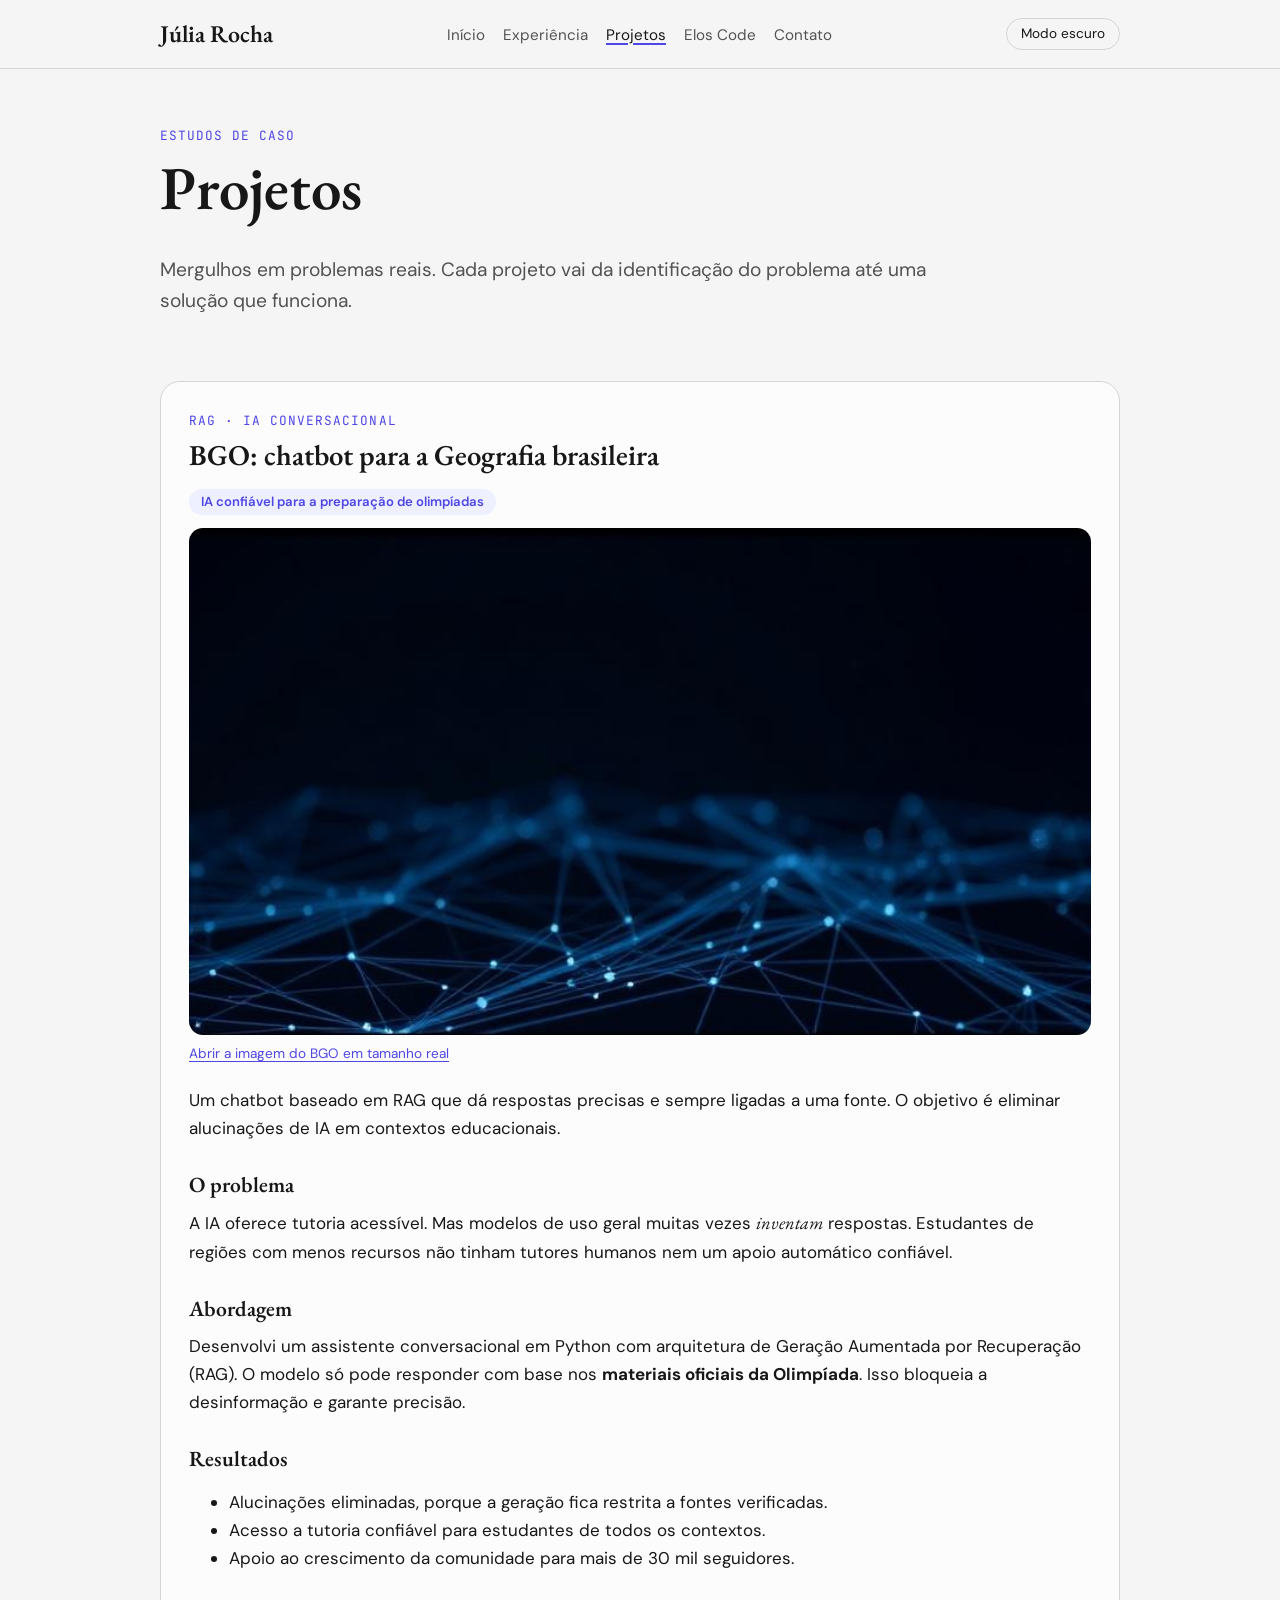
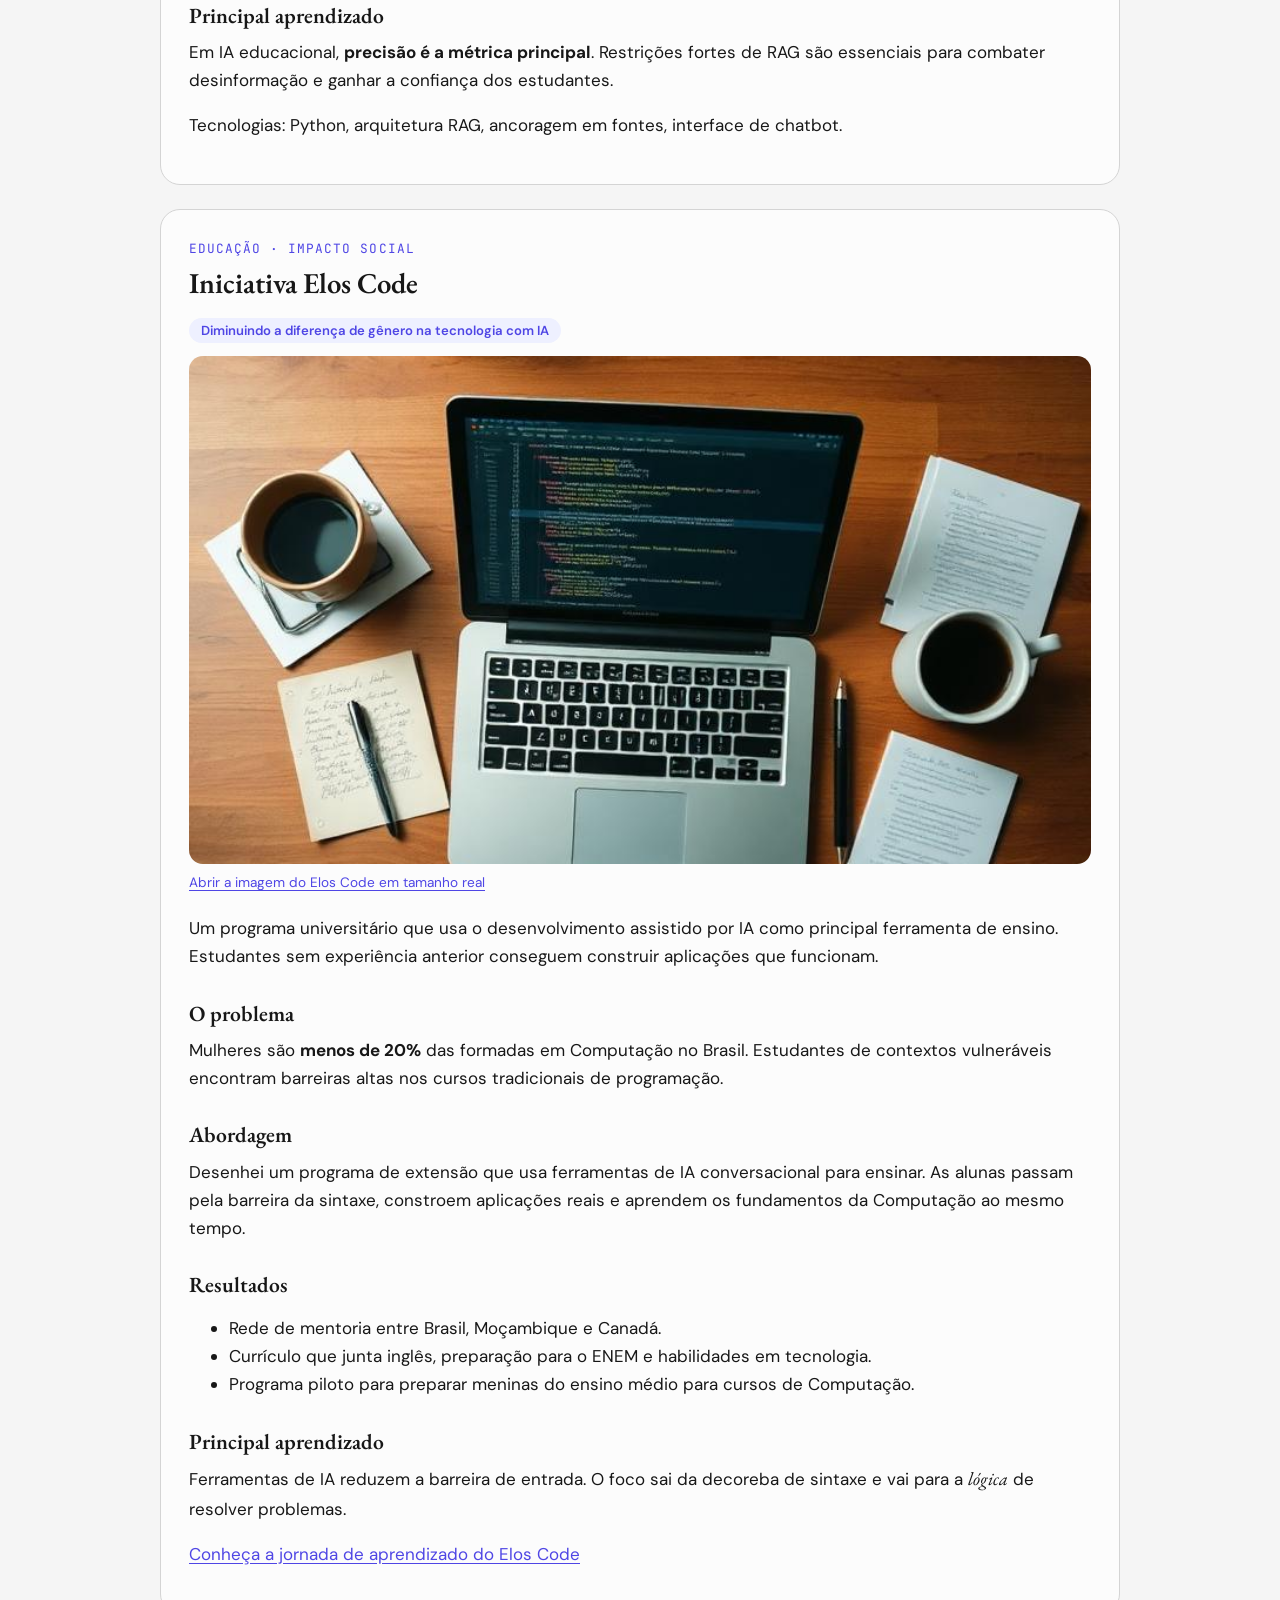
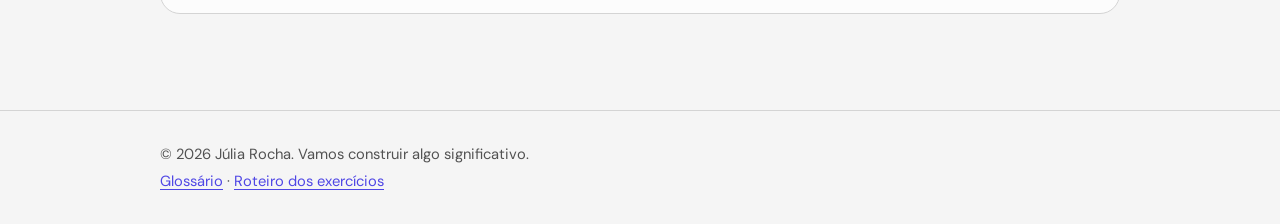
<file: projetos.html>
<!DOCTYPE html>
<html lang="pt-BR">
<head>
  <meta charset="utf-8">
  <meta name="viewport" content="width=device-width, initial-scale=1">
  <title>Projetos | Júlia Rocha</title>
  <meta name="description" content="Estudos de caso de Júlia Rocha: o chatbot BGO, que usa RAG para responder sem alucinações, e a iniciativa Elos Code, que leva IA para meninas de escolas públicas.">
  <meta name="author" content="Júlia Rocha">
  <link rel="icon" href="imagens/favicon.svg" type="image/svg+xml">
  <link rel="preconnect" href="https://fonts.googleapis.com">
  <link rel="preconnect" href="https://fonts.gstatic.com" crossorigin>
  <link rel="stylesheet" href="https://fonts.googleapis.com/css2?family=DM+Sans:wght@400;500;600;700&family=EB+Garamond:ital,wght@0,400;0,600;1,400&family=JetBrains+Mono:wght@400;500&display=swap">
  <link rel="stylesheet" href="css/estilo.css">
  <script src="js/script.js" defer></script>
</head>
<body>

  <header class="topo">
    <div class="container">
      <a class="marca" href="index.html">Júlia Rocha</a>
      <nav class="menu" aria-label="Menu principal">
        <ul>
          <li><a href="index.html">Início</a></li>
          <li><a href="experiencia.html">Experiência</a></li>
          <li><a href="projetos.html" aria-current="page">Projetos</a></li>
          <li><a href="elos-code.html">Elos Code</a></li>
          <li><a href="contato.html">Contato</a></li>
        </ul>
      </nav>
      <button class="botao-tema" id="botao-tema" type="button">Modo escuro</button>
    </div>
  </header>

  <main class="container">

    <section>
      <p class="rotulo">Estudos de caso</p>
      <h1>Projetos</h1>
      <p class="subtitulo">
        Mergulhos em problemas reais. Cada projeto vai da identificação do problema até uma solução que funciona.
      </p>
    </section>

    <!--
      Lista 2, Ex. 6 (Text basics 1): h1 para o título da página,
      h2 para cada projeto, h3 para as subseções e p para os textos
    -->

    <article class="cartao projeto" id="bgo">
      <p class="rotulo">RAG · IA conversacional</p>
      <h2>BGO: chatbot para a Geografia brasileira</h2>
      <p class="status">IA confiável para a preparação de olimpíadas</p>

      <figure>
        <img src="imagens/projetos/bgo.jpg" alt="Rede de pontos azuis conectados, representando o sistema de recuperação de informação" width="768" height="512">
        <figcaption>
          <!-- Lista 2, Ex. 9 (Links 2): link para uma imagem em uma subpasta -->
          <a href="imagens/projetos/bgo.jpg">Abrir a imagem do BGO em tamanho real</a>
        </figcaption>
      </figure>

      <p>
        Um chatbot baseado em RAG que dá respostas precisas e sempre ligadas a uma fonte.
        O objetivo é eliminar alucinações de IA em contextos educacionais.
      </p>

      <h3>O problema</h3>
      <p>
        A IA oferece tutoria acessível. Mas modelos de uso geral muitas vezes <em>inventam</em> respostas.
        Estudantes de regiões com menos recursos não tinham tutores humanos nem um apoio automático confiável.
      </p>

      <h3>Abordagem</h3>
      <p>
        Desenvolvi um assistente conversacional em Python com arquitetura de Geração Aumentada por Recuperação (RAG).
        O modelo só pode responder com base nos <strong>materiais oficiais da Olimpíada</strong>.
        Isso bloqueia a desinformação e garante precisão.
      </p>

      <h3>Resultados</h3>
      <!-- Lista 2, Ex. 2: lista não ordenada -->
      <ul>
        <li>Alucinações eliminadas, porque a geração fica restrita a fontes verificadas.</li>
        <li>Acesso a tutoria confiável para estudantes de todos os contextos.</li>
        <li>Apoio ao crescimento da comunidade para mais de 30 mil seguidores.</li>
      </ul>

      <h3>Principal aprendizado</h3>
      <p>
        Em IA educacional, <strong>precisão é a métrica principal</strong>.
        Restrições fortes de RAG são essenciais para combater desinformação e ganhar a confiança dos estudantes.
      </p>

      <p>Tecnologias: Python, arquitetura RAG, ancoragem em fontes, interface de chatbot.</p>
    </article>

    <article class="cartao projeto" id="elos">
      <p class="rotulo">Educação · Impacto social</p>
      <h2>Iniciativa Elos Code</h2>
      <p class="status">Diminuindo a diferença de gênero na tecnologia com IA</p>

      <figure>
        <img src="imagens/projetos/elos-code.jpg" alt="Notebook com código aberto sobre uma mesa de madeira, com cadernos e café" width="768" height="512">
        <figcaption>
          <a href="imagens/projetos/elos-code.jpg">Abrir a imagem do Elos Code em tamanho real</a>
        </figcaption>
      </figure>

      <p>
        Um programa universitário que usa o desenvolvimento assistido por IA como principal ferramenta de ensino.
        Estudantes sem experiência anterior conseguem construir aplicações que funcionam.
      </p>

      <h3>O problema</h3>
      <p>
        Mulheres são <strong>menos de 20%</strong> das formadas em Computação no Brasil.
        Estudantes de contextos vulneráveis encontram barreiras altas nos cursos tradicionais de programação.
      </p>

      <h3>Abordagem</h3>
      <p>
        Desenhei um programa de extensão que usa ferramentas de IA conversacional para ensinar.
        As alunas passam pela barreira da sintaxe, constroem aplicações reais e aprendem os fundamentos da Computação ao mesmo tempo.
      </p>

      <h3>Resultados</h3>
      <ul>
        <li>Rede de mentoria entre Brasil, Moçambique e Canadá.</li>
        <li>Currículo que junta inglês, preparação para o ENEM e habilidades em tecnologia.</li>
        <li>Programa piloto para preparar meninas do ensino médio para cursos de Computação.</li>
      </ul>

      <h3>Principal aprendizado</h3>
      <p>
        Ferramentas de IA reduzem a barreira de entrada. O foco sai da decoreba de sintaxe e vai para a <em>lógica</em> de resolver problemas.
      </p>

      <!-- Lista 2, Ex. 9 (Links 3): texto do link que descreve o destino, em vez de "clique aqui" -->
      <p><a href="elos-code.html">Conheça a jornada de aprendizado do Elos Code</a></p>
    </article>

  </main>

  <footer class="rodape">
    <div class="container">
      <p>© <span id="ano">2026</span> Júlia Rocha. Vamos construir algo significativo.</p>
      <p>
        <a href="extras/glossario.html">Glossário</a> ·
        <a href="exercicios.html">Roteiro dos exercícios</a>
      </p>
    </div>
  </footer>

</body>
</html>
</file>
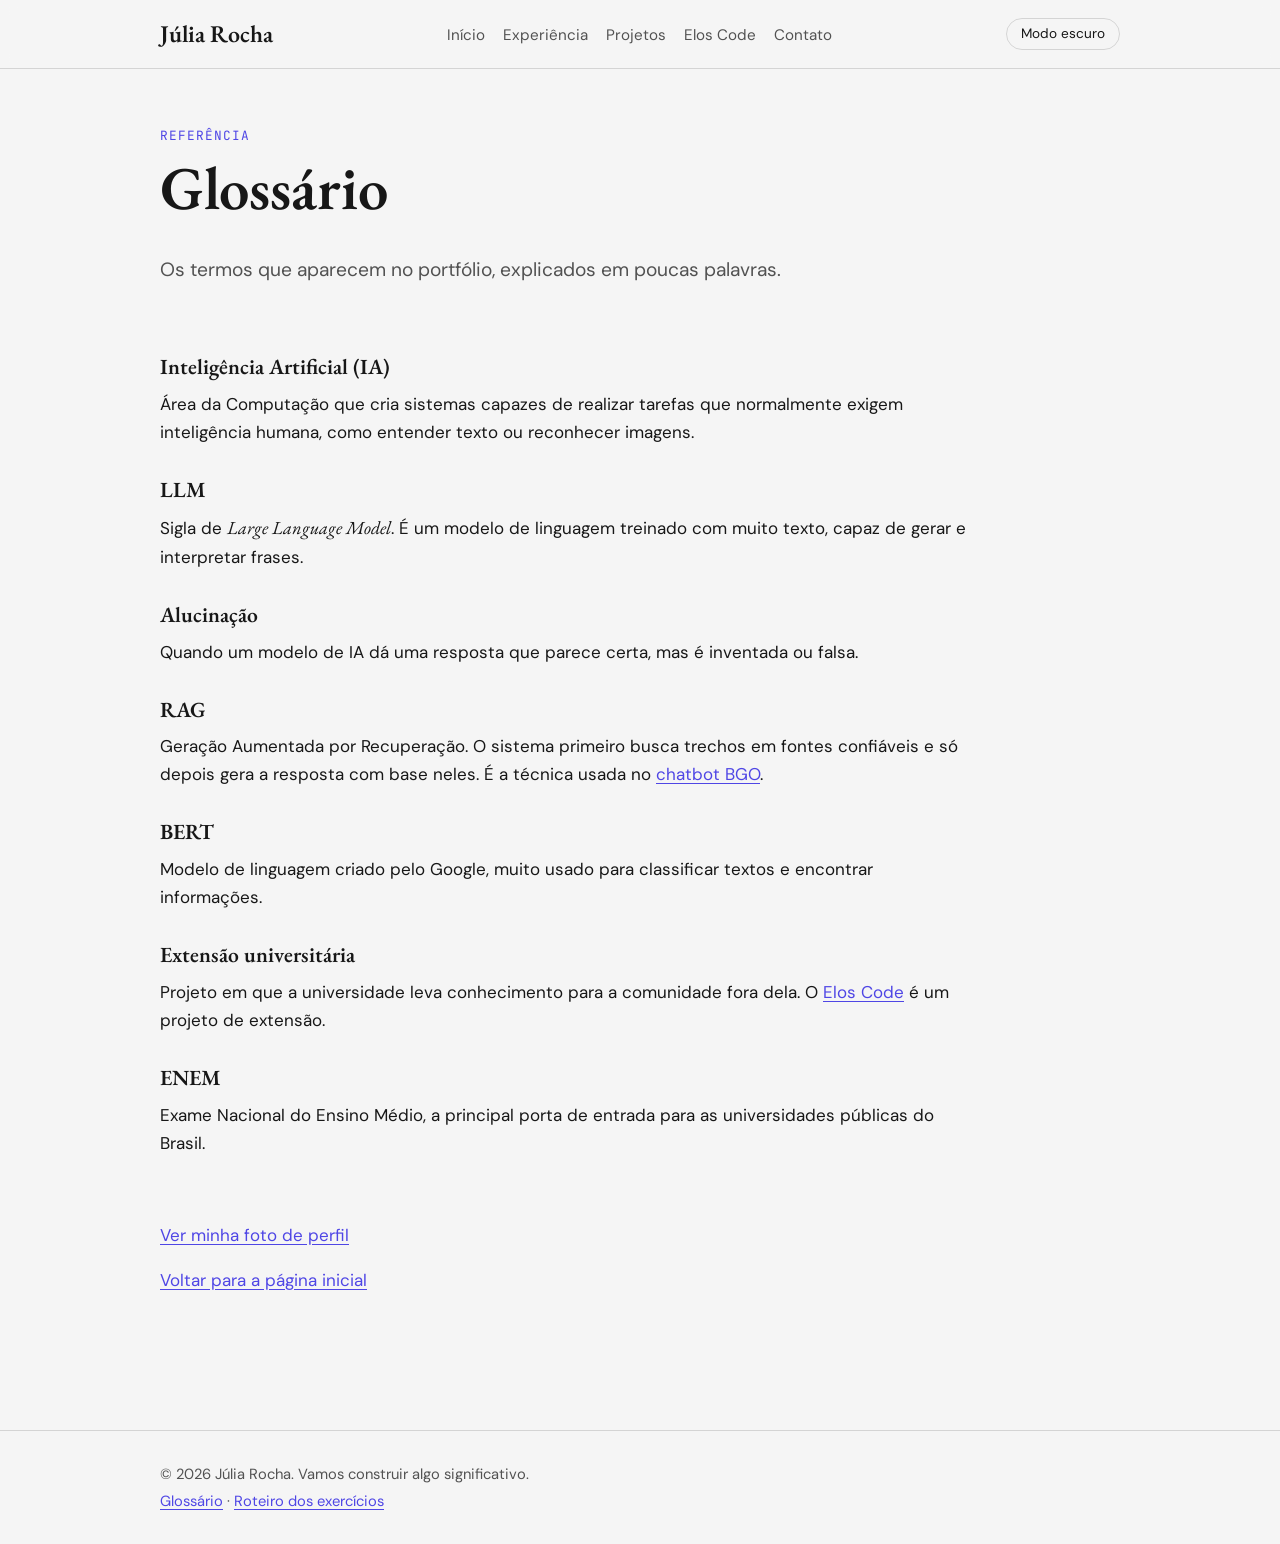
<file: extras/glossario.html>
<!DOCTYPE html>
<html lang="pt-BR">
<head>
  <meta charset="utf-8">
  <meta name="viewport" content="width=device-width, initial-scale=1">
  <title>Glossário | Júlia Rocha</title>
  <meta name="description" content="Glossário com os termos de tecnologia e educação usados no portfólio de Júlia Rocha: RAG, LLM, alucinação, extensão universitária e outros.">
  <meta name="author" content="Júlia Rocha">
  <!-- Esta página está na pasta extras, então os caminhos sobem um nível com ../ -->
  <link rel="icon" href="../imagens/favicon.svg" type="image/svg+xml">
  <link rel="preconnect" href="https://fonts.googleapis.com">
  <link rel="preconnect" href="https://fonts.gstatic.com" crossorigin>
  <link rel="stylesheet" href="https://fonts.googleapis.com/css2?family=DM+Sans:wght@400;500;600;700&family=EB+Garamond:ital,wght@0,400;0,600;1,400&family=JetBrains+Mono:wght@400;500&display=swap">
  <link rel="stylesheet" href="../css/estilo.css">
  <script src="../js/script.js" defer></script>
</head>
<body>

  <header class="topo">
    <div class="container">
      <a class="marca" href="../index.html">Júlia Rocha</a>
      <nav class="menu" aria-label="Menu principal">
        <ul>
          <li><a href="../index.html">Início</a></li>
          <li><a href="../experiencia.html">Experiência</a></li>
          <li><a href="../projetos.html">Projetos</a></li>
          <li><a href="../elos-code.html">Elos Code</a></li>
          <li><a href="../contato.html">Contato</a></li>
        </ul>
      </nav>
      <button class="botao-tema" id="botao-tema" type="button">Modo escuro</button>
    </div>
  </header>

  <main class="container">

    <section>
      <p class="rotulo">Referência</p>
      <h1>Glossário</h1>
      <p class="subtitulo">Os termos que aparecem no portfólio, explicados em poucas palavras.</p>
    </section>

    <!-- Lista 2, Ex. 10 e Ex. 6 (Text basics 3): lista de definições com dl, dt e dd -->
    <section>
      <dl class="glossario">
        <dt>Inteligência Artificial (IA)</dt>
        <dd>Área da Computação que cria sistemas capazes de realizar tarefas que normalmente exigem inteligência humana, como entender texto ou reconhecer imagens.</dd>

        <dt>LLM</dt>
        <dd>Sigla de <em lang="en">Large Language Model</em>. É um modelo de linguagem treinado com muito texto, capaz de gerar e interpretar frases.</dd>

        <dt>Alucinação</dt>
        <dd>Quando um modelo de IA dá uma resposta que parece certa, mas é inventada ou falsa.</dd>

        <dt>RAG</dt>
        <dd>Geração Aumentada por Recuperação. O sistema primeiro busca trechos em fontes confiáveis e só depois gera a resposta com base neles. É a técnica usada no <a href="../projetos.html#bgo">chatbot BGO</a>.</dd>

        <dt>BERT</dt>
        <dd>Modelo de linguagem criado pelo Google, muito usado para classificar textos e encontrar informações.</dd>

        <dt>Extensão universitária</dt>
        <dd>Projeto em que a universidade leva conhecimento para a comunidade fora dela. O <a href="../elos-code.html">Elos Code</a> é um projeto de extensão.</dd>

        <dt>ENEM</dt>
        <dd>Exame Nacional do Ensino Médio, a principal porta de entrada para as universidades públicas do Brasil.</dd>
      </dl>
    </section>

    <section>
      <!-- Lista 2, Ex. 9 (Links 2): link para um arquivo em uma pasta acima (../) -->
      <p><a href="../imagens/perfil.jpeg">Ver minha foto de perfil</a></p>
      <p><a href="../index.html">Voltar para a página inicial</a></p>
    </section>

  </main>

  <footer class="rodape">
    <div class="container">
      <p>© <span id="ano">2026</span> Júlia Rocha. Vamos construir algo significativo.</p>
      <p>
        <a href="glossario.html">Glossário</a> ·
        <a href="../exercicios.html">Roteiro dos exercícios</a>
      </p>
    </div>
  </footer>

</body>
</html>
</file>
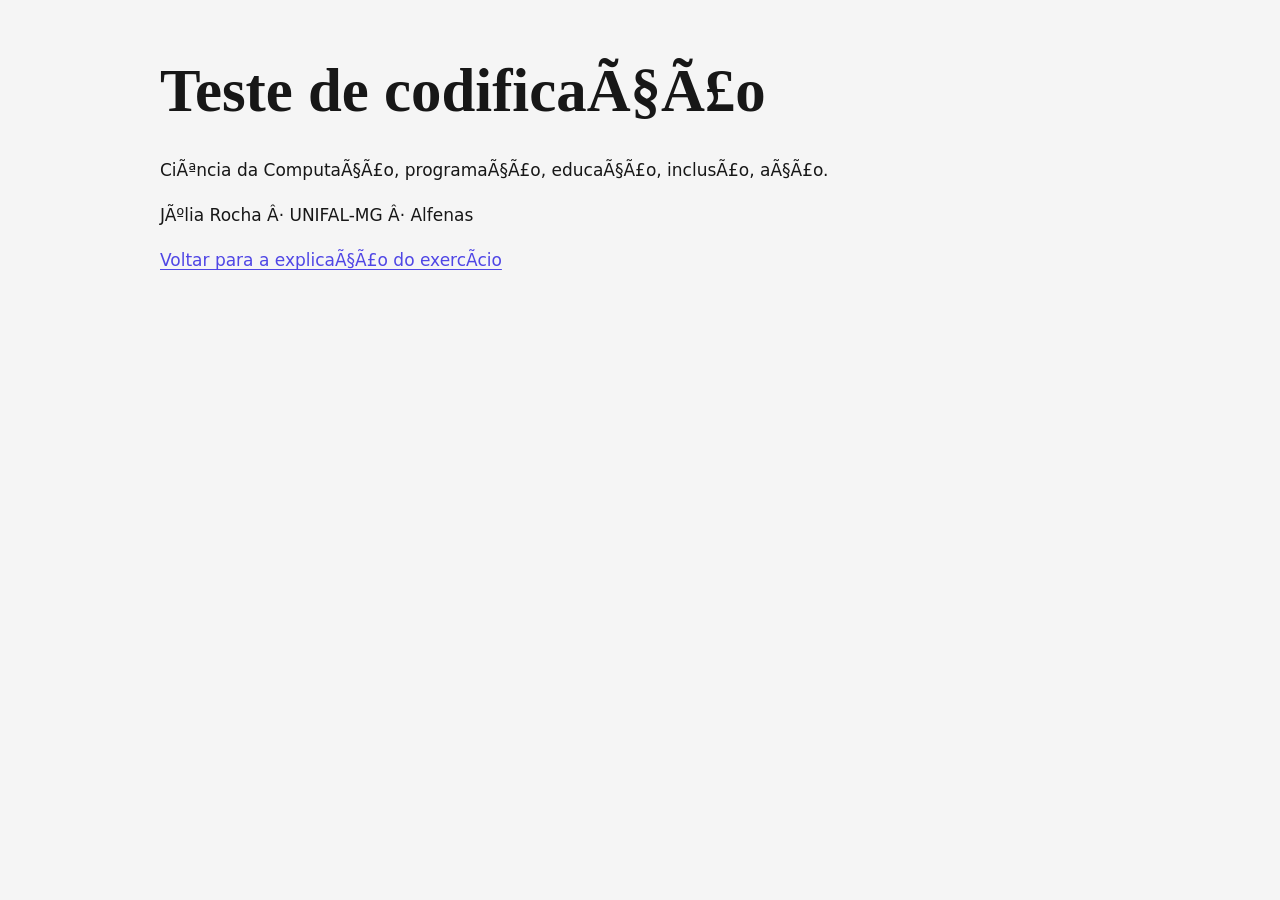
<file: extras/teste-encoding.html>
<!DOCTYPE html>
<html lang="pt-BR">
<head>
  <!--
    Lista 1, Ex. 5: experimento com codificação de caracteres.
    Este arquivo foi salvo em UTF-8, mas a meta tag abaixo diz windows-1252 (ISO-8859-1).
    Por isso o navegador lê os bytes errado e os acentos quebram.
    Para corrigir, troque para: <meta charset="utf-8">
  -->
  <meta charset="windows-1252">
  <meta name="viewport" content="width=device-width, initial-scale=1">
  <title>Teste de codificação</title>
  <link rel="stylesheet" href="../css/estilo.css">
</head>
<body>
  <main class="container">
    <h1>Teste de codificação</h1>
    <p>Ciência da Computação, programação, educação, inclusão, ação.</p>
    <p>Júlia Rocha · UNIFAL-MG · Alfenas</p>
    <p><a href="../exercicios.html#encoding">Voltar para a explicação do exercício</a></p>
  </main>
</body>
</html>
</file>
<file: css/estilo.css>
/* =========================================================
   Portfólio Júlia Rocha
   Folha de estilo principal (Lista 1, Ex. 7: aplicar CSS)
   ========================================================= */

/* Cores e fontes em variáveis para facilitar o modo escuro */
:root {
  --fundo: #f5f5f5;
  --superficie: #fcfcfc;
  --texto: #171717;
  --suave: #525252;
  --borda: #d4d4d4;
  --destaque: #4f46e5;
  --destaque-suave: #eef0ff;

  --serif: "EB Garamond", Georgia, "Times New Roman", serif;
  --sans: "DM Sans", system-ui, -apple-system, "Segoe UI", sans-serif;
  --mono: "JetBrains Mono", ui-monospace, Consolas, monospace;
}

/* Tema escuro, ativado pelo botão (ver js/script.js) */
[data-tema="escuro"] {
  --fundo: #111113;
  --superficie: #1a1a1f;
  --texto: #ededed;
  --suave: #a3a3a3;
  --borda: #303036;
  --destaque: #8b8ff8;
  --destaque-suave: #1f1d3d;
}

* {
  box-sizing: border-box;
}

body {
  margin: 0;
  background: var(--fundo);
  color: var(--texto);
  font-family: var(--sans);
  font-size: 1.0625rem;
  line-height: 1.65;
}

img {
  max-width: 100%;
  height: auto;
  display: block;
}

h1,
h2,
h3 {
  font-family: var(--serif);
  font-weight: 600;
  line-height: 1.15;
  margin: 0 0 0.5em;
}

h1 {
  font-size: clamp(2.4rem, 6vw, 3.8rem);
}

h2 {
  font-size: clamp(1.7rem, 4vw, 2.3rem);
  margin-top: 0.2em;
}

h3 {
  font-size: 1.35rem;
  margin-top: 1.4em;
}

p {
  margin: 0 0 1em;
}

a {
  color: var(--destaque);
  text-underline-offset: 3px;
}

a:hover {
  text-decoration-thickness: 2px;
}

strong {
  font-weight: 700;
}

em {
  font-style: italic;
  font-family: var(--serif);
  font-size: 1.08em;
}

code {
  font-family: var(--mono);
  font-size: 0.88em;
  background: var(--destaque-suave);
  padding: 0.1em 0.35em;
  border-radius: 4px;
}

/* ---------- Estrutura ---------- */

.container {
  width: min(960px, 100% - 32px);
  margin-inline: auto;
}

.topo {
  position: sticky;
  top: 0;
  z-index: 10;
  background: color-mix(in srgb, var(--fundo) 90%, transparent);
  backdrop-filter: blur(8px);
  border-bottom: 1px solid var(--borda);
}

.topo .container {
  display: flex;
  flex-wrap: wrap;
  align-items: center;
  justify-content: space-between;
  gap: 8px 24px;
  padding-block: 14px;
}

.marca {
  font-family: var(--serif);
  font-size: 1.5rem;
  font-weight: 600;
  color: var(--texto);
  text-decoration: none;
}

.menu ul {
  list-style: none;
  display: flex;
  flex-wrap: wrap;
  gap: 4px 18px;
  margin: 0;
  padding: 0;
}

.menu a {
  color: var(--suave);
  text-decoration: none;
  font-size: 0.95rem;
}

.menu a:hover,
.menu a[aria-current="page"] {
  color: var(--texto);
  text-decoration: underline;
  text-decoration-color: var(--destaque);
  text-decoration-thickness: 2px;
}

.botao-tema {
  font: inherit;
  font-size: 0.85rem;
  color: var(--texto);
  background: transparent;
  border: 1px solid var(--borda);
  border-radius: 999px;
  padding: 4px 14px;
  cursor: pointer;
}

.botao-tema:hover {
  border-color: var(--destaque);
}

main {
  padding-block: 56px 72px;
}

section {
  margin-bottom: 64px;
}

.rotulo {
  font-family: var(--mono);
  font-size: 0.8rem;
  letter-spacing: 0.08em;
  text-transform: uppercase;
  color: var(--destaque);
  margin-bottom: 0.6em;
}

.subtitulo {
  font-size: 1.2rem;
  color: var(--suave);
  max-width: 60ch;
}

/* ---------- Início ---------- */

.hero {
  display: grid;
  grid-template-columns: 1.4fr 1fr;
  gap: 40px;
  align-items: center;
}

.hero img {
  border-radius: 20px;
  border: 1px solid var(--borda);
  aspect-ratio: 1 / 1;
  object-fit: cover;
  width: 100%;
}

.frase {
  font-family: var(--serif);
  font-size: clamp(1.5rem, 3.4vw, 2rem);
  line-height: 1.3;
  margin-bottom: 0.8em;
}

.frase em {
  color: var(--destaque);
  font-size: 1em;
}

.etiquetas {
  list-style: none;
  padding: 0;
  margin: 0;
  display: flex;
  flex-wrap: wrap;
  gap: 10px;
}

.etiquetas li {
  font-family: var(--mono);
  font-size: 0.85rem;
  border: 1px solid var(--borda);
  background: var(--superficie);
  border-radius: 999px;
  padding: 6px 14px;
}

.texto-longo {
  max-width: 68ch;
}

/* ---------- Cartões (experiência e projetos) ---------- */

.cartao {
  background: var(--superficie);
  border: 1px solid var(--borda);
  border-radius: 20px;
  padding: 28px;
  margin-bottom: 24px;
}

.cartao h2 {
  font-size: 1.8rem;
}

.cartao .arquivo {
  font-family: var(--mono);
  font-size: 0.82rem;
  color: var(--suave);
  margin-bottom: 0.4em;
}

.status {
  display: inline-block;
  font-size: 0.82rem;
  font-weight: 600;
  color: var(--destaque);
  background: var(--destaque-suave);
  border-radius: 999px;
  padding: 2px 12px;
  margin-bottom: 1em;
}

.projeto figure {
  margin: 0 0 20px;
}

.projeto figure img {
  border-radius: 14px;
  aspect-ratio: 16 / 9;
  object-fit: cover;
  width: 100%;
}

figcaption {
  font-size: 0.85rem;
  color: var(--suave);
  margin-top: 8px;
}

/* ---------- Elos Code ---------- */

.numeros {
  display: grid;
  grid-template-columns: repeat(4, 1fr);
  gap: 16px;
  margin: 0;
}

.numeros div {
  background: var(--superficie);
  border: 1px solid var(--borda);
  border-radius: 16px;
  padding: 18px;
}

.numeros dt {
  font-family: var(--serif);
  font-size: 2.2rem;
  font-weight: 600;
  line-height: 1;
}

.numeros dd {
  margin: 6px 0 0;
  color: var(--suave);
  font-size: 0.92rem;
}

.receita ol > li {
  margin-bottom: 1em;
}

.receita ol > li > ul {
  margin-top: 0.4em;
}

.nota-manuscrita {
  font-family: var(--serif);
  font-style: italic;
  font-size: 1.3rem;
  color: var(--suave);
  border-left: 3px solid var(--destaque);
  padding-left: 16px;
}

/* ---------- Glossário (lista de definições) ---------- */

.glossario dt {
  font-family: var(--serif);
  font-size: 1.35rem;
  font-weight: 600;
  margin-top: 1.2em;
}

.glossario dd {
  margin: 0.3em 0 0;
  max-width: 68ch;
}

/* ---------- Contato ---------- */

.contatos {
  list-style: none;
  padding: 0;
  margin: 0;
  display: grid;
  gap: 14px;
}

.contatos li {
  background: var(--superficie);
  border: 1px solid var(--borda);
  border-radius: 16px;
  padding: 18px 22px;
}

.contatos a {
  font-weight: 600;
}

.contatos span {
  display: block;
  color: var(--suave);
  font-size: 0.92rem;
}

blockquote {
  margin: 0;
  font-family: var(--serif);
  font-size: 1.4rem;
  line-height: 1.4;
  border-left: 3px solid var(--destaque);
  padding-left: 18px;
}

/* ---------- Roteiro dos exercícios ---------- */

.tabela-rolagem {
  overflow-x: auto;
  border: 1px solid var(--borda);
  border-radius: 14px;
  background: var(--superficie);
}

table {
  border-collapse: collapse;
  width: 100%;
  min-width: 640px;
  font-size: 0.95rem;
}

th,
td {
  text-align: left;
  vertical-align: top;
  padding: 10px 14px;
  border-bottom: 1px solid var(--borda);
}

th {
  font-size: 0.8rem;
  text-transform: uppercase;
  letter-spacing: 0.05em;
  color: var(--suave);
}

tr:last-child td {
  border-bottom: none;
}

/* ---------- Rodapé ---------- */

.rodape {
  border-top: 1px solid var(--borda);
  padding-block: 28px;
  color: var(--suave);
  font-size: 0.92rem;
}

.rodape p {
  margin: 0.2em 0;
}

/* ---------- Telas pequenas ---------- */

@media (max-width: 720px) {
  .hero {
    grid-template-columns: 1fr;
  }

  .hero img {
    max-width: 320px;
  }

  .numeros {
    grid-template-columns: repeat(2, 1fr);
  }

  .cartao {
    padding: 20px;
  }
}
</file>
